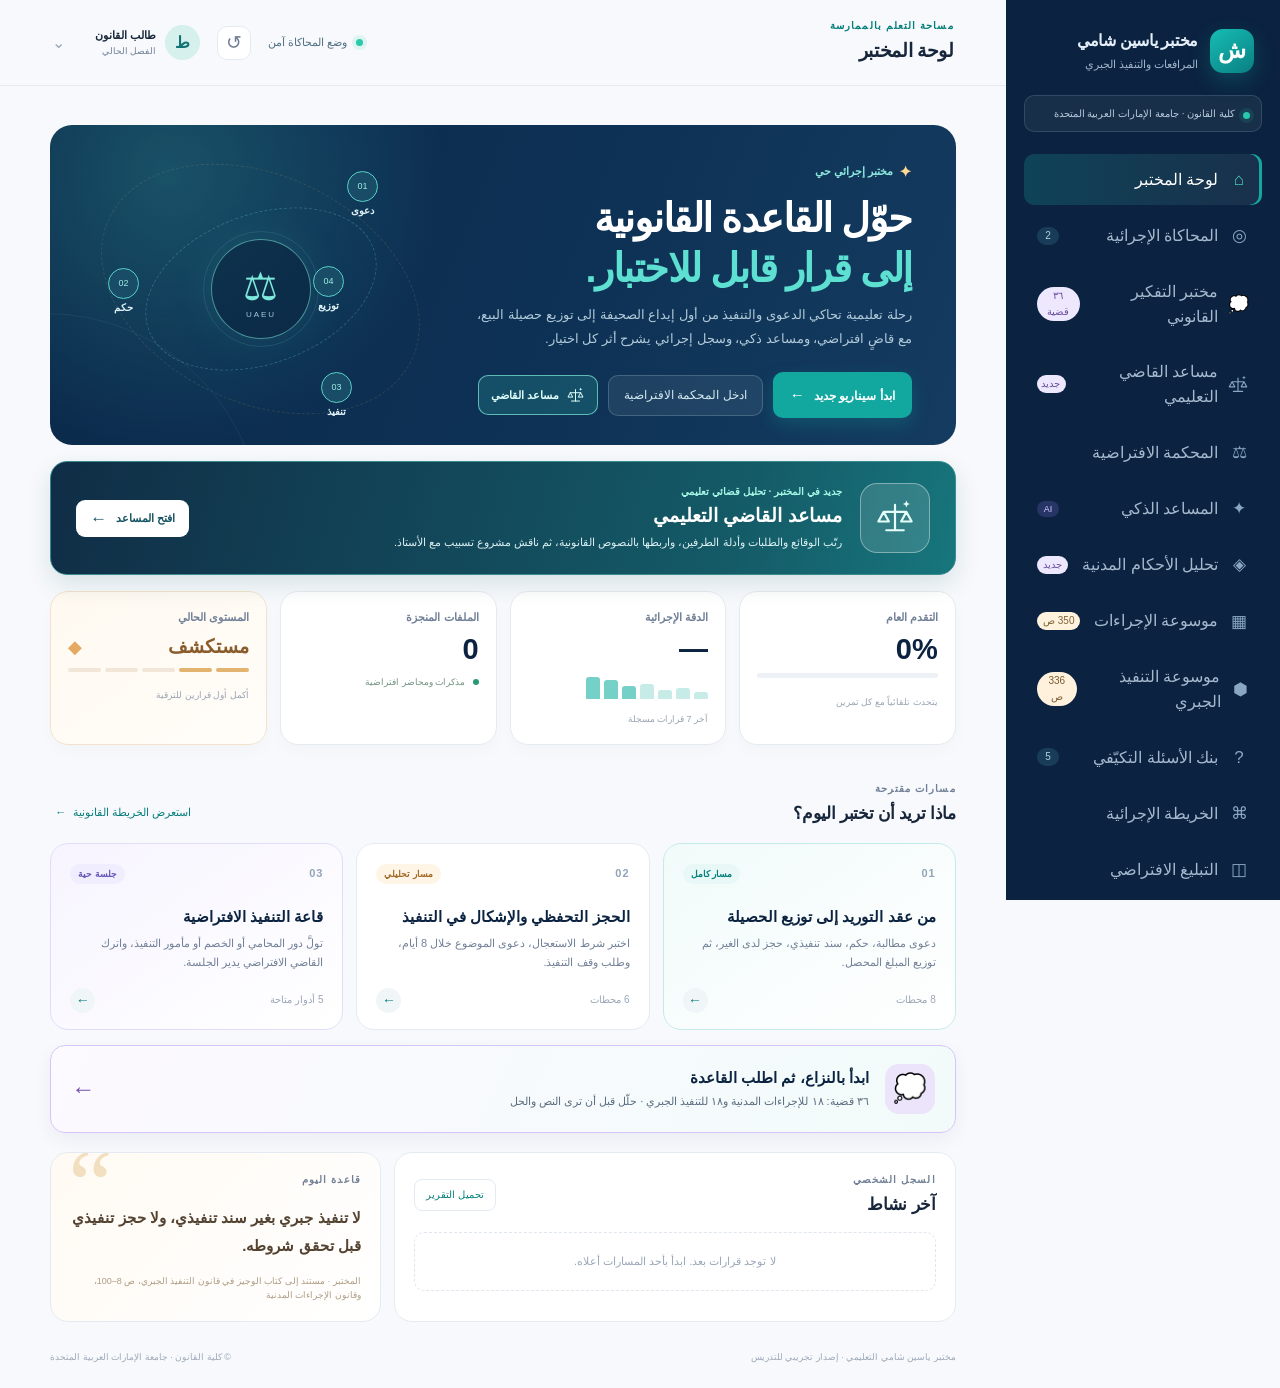
<file: index.html>
<!doctype html>
<html lang="ar" dir="rtl">
  <head>
    <meta charset="utf-8" />
    <meta name="viewport" content="width=device-width, initial-scale=1" />
    <meta name="theme-color" content="#0c2340" />
    <meta
      name="description"
      content="منصة تعليمية تفاعلية للمرافعات والتنفيذ الجبري، منجزة من طرف الدكتور ياسين شامي، كلية القانون، جامعة الإمارات العربية المتحدة."
    />
    <title>مختبر ياسين شامي | المرافعات والتنفيذ الجبري</title>
    <link rel="stylesheet" href="styles.css?v=20261012-judgeicon1" />
    <script defer src="book-data.js?v=20261012-judgeass1"></script>
    <script defer src="book-corpus-1.js?v=20261012-judgeass1"></script>
    <script defer src="book-corpus-2.js?v=20261012-judgeass1"></script>
    <script defer src="book-corpus-3.js?v=20261012-judgeass1"></script>
    <script defer src="book-corpus-4.js?v=20261012-judgeass1"></script>
    <script defer src="book-corpus-5.js?v=20261012-judgeass1"></script>
    <script defer src="book-corpus-6.js?v=20261012-judgeass1"></script>
    <script defer src="book-corpus-7.js?v=20261012-judgeass1"></script>
    <script defer src="book-corpus-8.js?v=20261012-judgeass1"></script>
    <script defer src="enforcement-data.js?v=20261012-judgeass1"></script>
    <script defer src="enforcement-corpus-1.js?v=20261012-judgeass1"></script>
    <script defer src="enforcement-corpus-2.js?v=20261012-judgeass1"></script>
    <script defer src="civil-law-data.js?v=20261012-judgeass1"></script>
    <script defer src="thinking-data.js?v=20261012-judgeass1"></script>
    <script defer src="thinking-cases-expanded.js?v=20261012-judgeass1"></script>
    <script defer src="judge-assistant.js?v=20261012-judgeass1"></script>
    <script defer src="app.js?v=20261012-judgeicon1"></script>
  </head>
  <body>
    <svg class="judge-icon-defs" aria-hidden="true" xmlns="http://www.w3.org/2000/svg">
      <symbol id="judgeInsightIcon" viewBox="0 0 48 48">
        <path d="M24 9v29m-10 0h20M12 17h24M11 17 5 28h12l-6-11Zm26 0-6 11h12l-6-11Z" fill="none" stroke="currentColor" stroke-width="2.5" stroke-linecap="round" stroke-linejoin="round" />
        <path d="m37 4 1.2 2.8L41 8l-2.8 1.2L37 12l-1.2-2.8L33 8l2.8-1.2L37 4Z" fill="currentColor" />
      </symbol>
    </svg>
    <div class="app-shell">
      <aside class="sidebar" id="sidebar">
        <div class="brand-lockup">
          <div class="brand-mark" aria-hidden="true">ش</div>
          <div>
            <div class="brand-name">مختبر ياسين شامي</div>
            <div class="brand-subtitle">المرافعات والتنفيذ الجبري</div>
          </div>
        </div>

        <div class="institution-chip">
          <span class="chip-dot"></span>
          <span>كلية القانون · جامعة الإمارات العربية المتحدة</span>
        </div>

        <nav class="main-nav" aria-label="التنقل الرئيسي">
          <button class="nav-item active" data-view="dashboard">
            <span class="nav-icon">⌂</span>
            <span>لوحة المختبر</span>
          </button>
          <button class="nav-item" data-view="simulator">
            <span class="nav-icon">◎</span>
            <span>المحاكاة الإجرائية</span>
            <span class="nav-badge">2</span>
          </button>
          <button class="nav-item" data-view="thinking">
            <span class="nav-icon" aria-hidden="true">💭</span>
            <span>مختبر التفكير القانوني</span>
            <span class="nav-badge new">٣٦ قضية</span>
          </button>
          <button class="nav-item" data-view="judge-assistant">
            <span class="nav-icon" aria-hidden="true"><svg class="judge-icon"><use href="#judgeInsightIcon" /></svg></span>
            <span>مساعد القاضي التعليمي</span>
            <span class="nav-badge new">جديد</span>
          </button>
          <button class="nav-item" data-view="court">
            <span class="nav-icon">⚖</span>
            <span>المحكمة الافتراضية</span>
          </button>
          <button class="nav-item" data-view="ai">
            <span class="nav-icon">✦</span>
            <span>المساعد الذكي</span>
            <span class="nav-badge accent">AI</span>
          </button>
          <button class="nav-item" data-view="judgment">
            <span class="nav-icon">◈</span>
            <span>تحليل الأحكام المدنية</span>
            <span class="nav-badge new">جديد</span>
          </button>
          <button class="nav-item" data-view="book">
            <span class="nav-icon">▦</span>
            <span>موسوعة الإجراءات</span>
            <span class="nav-badge book-count">350 ص</span>
          </button>
          <button class="nav-item" data-view="enforcement-book">
            <span class="nav-icon">⬢</span>
            <span>موسوعة التنفيذ الجبري</span>
            <span class="nav-badge enforcement-count">336 ص</span>
          </button>
          <button class="nav-item" data-view="quiz">
            <span class="nav-icon">?</span>
            <span>بنك الأسئلة التكيّفي</span>
            <span class="nav-badge">5</span>
          </button>
          <button class="nav-item" data-view="map">
            <span class="nav-icon">⌘</span>
            <span>الخريطة الإجرائية</span>
          </button>
          <button class="nav-item" data-view="notice">
            <span class="nav-icon">◫</span>
            <span>التبليغ الافتراضي</span>
          </button>
          <button class="nav-item" data-view="execution">
            <span class="nav-icon">↗</span>
            <span>غرفة التنفيذ</span>
          </button>
          <button class="nav-item" data-view="sources">
            <span class="nav-icon">▤</span>
            <span>المصادر القانونية</span>
            <span class="nav-badge legal-law-count">49 م</span>
          </button>
        </nav>

        <div class="sidebar-footer">
          <div class="author-card">
            <div class="author-avatar">YS</div>
            <div>
              <strong>د. ياسين شامي</strong>
              <small>مشرف المختبر · UAEU</small>
            </div>
          </div>
          <div class="privacy-note">
            <span>◉</span>
            تقدّمك محفوظ على هذا الجهاز فقط
          </div>
        </div>
      </aside>

      <main class="main-content">
        <header class="topbar">
          <div class="topbar-leading">
            <button class="mobile-menu" id="mobileMenu" aria-label="فتح القائمة">☰</button>
            <div>
              <p class="eyebrow">مساحة التعلم بالممارسة</p>
              <h1 id="viewTitle">لوحة المختبر</h1>
            </div>
          </div>
          <div class="topbar-actions">
            <div class="live-status"><span></span> وضع المحاكاة آمن</div>
            <button class="icon-button" id="resetProgress" title="إعادة ضبط التقدم" aria-label="إعادة ضبط التقدم">↺</button>
            <div class="user-pill">
              <div class="user-avatar">ط</div>
              <div>
                <strong>طالب القانون</strong>
                <small>الفصل الحالي</small>
              </div>
              <span class="chevron">⌄</span>
            </div>
          </div>
        </header>

        <div class="content-wrap">
          <section class="view active" id="view-dashboard" data-title="لوحة المختبر">
            <div class="hero-panel">
              <div class="hero-copy">
                <div class="hero-kicker"><span class="sparkle">✦</span> مختبر إجرائي حي</div>
                <h2>حوّل القاعدة القانونية<br /><em>إلى قرار قابل للاختبار.</em></h2>
                <p>
                  رحلة تعليمية تحاكي الدعوى والتنفيذ من أول إيداع الصحيفة إلى توزيع حصيلة البيع، مع قاضٍ افتراضي، ومساعد ذكي، وسجل إجرائي يشرح أثر كل اختيار.
                </p>
                <div class="hero-actions">
                  <button class="primary-button" data-view="simulator">ابدأ سيناريو جديد <span>←</span></button>
                  <button class="ghost-button" data-view="court">ادخل المحكمة الافتراضية</button>
                  <button class="judge-hero-shortcut" type="button" data-view="judge-assistant"><svg class="judge-icon" aria-hidden="true"><use href="#judgeInsightIcon" /></svg> مساعد القاضي</button>
                </div>
              </div>
              <div class="hero-visual" aria-label="مخطط الرحلة الإجرائية">
                <div class="orbit orbit-one"></div>
                <div class="orbit orbit-two"></div>
                <div class="court-seal">⚖<small>UAEU</small></div>
                <div class="orbit-node node-one"><span>01</span><b>دعوى</b></div>
                <div class="orbit-node node-two"><span>02</span><b>حكم</b></div>
                <div class="orbit-node node-three"><span>03</span><b>تنفيذ</b></div>
                <div class="orbit-node node-four"><span>04</span><b>توزيع</b></div>
              </div>
            </div>

            <button type="button" class="judge-launch-card" data-view="judge-assistant" aria-label="افتح مساعد القاضي التعليمي لتحليل قضية افتراضية">
              <span class="judge-launch-icon" aria-hidden="true"><svg class="judge-icon"><use href="#judgeInsightIcon" /></svg></span>
              <span class="judge-launch-copy"><span class="judge-launch-eyebrow">جديد في المختبر · تحليل قضائي تعليمي</span><strong>مساعد القاضي التعليمي</strong><small>رتّب الوقائع والطلبات وأدلة الطرفين، واربطها بالنصوص القانونية، ثم ناقش مشروع تسبيب مع الأستاذ.</small></span>
              <span class="judge-launch-cta">افتح المساعد <span aria-hidden="true">←</span></span>
            </button>

            <div class="metric-grid">
              <article class="metric-card">
                <div class="metric-label">التقدم العام</div>
                <div class="metric-value" id="metricProgress">0%</div>
                <div class="progress-track"><span id="metricProgressBar" style="width: 0%"></span></div>
                <small>يتحدث تلقائياً مع كل تمرين</small>
              </article>
              <article class="metric-card">
                <div class="metric-label">الدقة الإجرائية</div>
                <div class="metric-value"><span id="metricAccuracy">—</span><small id="metricAccuracySuffix"></small></div>
                <div class="metric-spark"><i style="height: 28%"></i><i style="height: 44%"></i><i style="height: 38%"></i><i style="height: 62%"></i><i style="height: 54%"></i><i style="height: 76%"></i><i style="height: 88%"></i></div>
                <small>آخر 7 قرارات مسجلة</small>
              </article>
              <article class="metric-card">
                <div class="metric-label">الملفات المنجزة</div>
                <div class="metric-value" id="metricFiles">0</div>
                <div class="metric-inline"><span class="success-dot"></span> مذكرات ومحاضر افتراضية</div>
              </article>
              <article class="metric-card accent-card">
                <div class="metric-label">المستوى الحالي</div>
                <div class="metric-level"><span id="metricLevel">مستكشف</span><span class="level-icon">◆</span></div>
                <div class="level-steps"><span class="filled"></span><span class="filled"></span><span></span><span></span><span></span></div>
                <small id="metricLevelNote">أكمل أول قرارين للترقية</small>
              </article>
            </div>

            <div class="section-heading-row">
              <div>
                <p class="eyebrow">مسارات مقترحة</p>
                <h3>ماذا تريد أن تختبر اليوم؟</h3>
              </div>
              <button class="text-button" data-view="sources">استعرض الخريطة القانونية <span>←</span></button>
            </div>

            <div class="path-grid">
              <article class="path-card primary-path" data-view="simulator" data-scenario="claim">
                <div class="path-topline"><span class="path-number">01</span><span class="tag teal">مسار كامل</span></div>
                <h4>من عقد التوريد إلى توزيع الحصيلة</h4>
                <p>دعوى مطالبة، حكم، سند تنفيذي، حجز لدى الغير، ثم توزيع المبلغ المحصل.</p>
                <div class="path-footer"><span>8 محطات</span><span class="arrow-circle">←</span></div>
              </article>
              <article class="path-card" data-view="simulator" data-scenario="provisional">
                <div class="path-topline"><span class="path-number">02</span><span class="tag sand">مسار تحليلي</span></div>
                <h4>الحجز التحفظي والإشكال في التنفيذ</h4>
                <p>اختبر شرط الاستعجال، دعوى الموضوع خلال 8 أيام، وطلب وقف التنفيذ.</p>
                <div class="path-footer"><span>6 محطات</span><span class="arrow-circle">←</span></div>
              </article>
              <article class="path-card special-path" data-view="court">
                <div class="path-topline"><span class="path-number">03</span><span class="tag violet">جلسة حية</span></div>
                <h4>قاعة التنفيذ الافتراضية</h4>
                <p>تولَّ دور المحامي أو الخصم أو مأمور التنفيذ، واترك القاضي الافتراضي يدير الجلسة.</p>
                <div class="path-footer"><span>5 أدوار متاحة</span><span class="arrow-circle">←</span></div>
              </article>
            </div>
            <button type="button" class="thinking-promo" data-view="thinking"><span class="thinking-promo-icon" aria-hidden="true">💭</span><span><strong>ابدأ بالنزاع، ثم اطلب القاعدة</strong><small>٣٦ قضية: ١٨ للإجراءات المدنية و١٨ للتنفيذ الجبري · حلّل قبل أن ترى النص والحل</small></span><span class="thinking-promo-arrow" aria-hidden="true">←</span></button>

            <div class="bottom-dashboard-grid">
              <article class="activity-card">
                <div class="card-heading"><div><p class="eyebrow">السجل الشخصي</p><h3>آخر نشاط</h3></div><button class="small-button" id="downloadReport">تحميل التقرير</button></div>
                <div id="activityList" class="activity-list"><div class="empty-state">لا توجد قرارات بعد. ابدأ بأحد المسارات أعلاه.</div></div>
              </article>
              <article class="principle-card">
                <div class="principle-icon">“</div>
                <p class="eyebrow">قاعدة اليوم</p>
                <blockquote>لا تنفيذ جبري بغير سند تنفيذي، ولا حجز تنفيذي قبل تحقق شروطه.</blockquote>
                <div class="source-line">المختبر · مستند إلى كتاب الوجيز في قانون التنفيذ الجبري، ص 8–100، وقانون الإجراءات المدنية</div>
              </article>
            </div>
          </section>

          <section class="view" id="view-simulator" data-title="المحاكاة الإجرائية">
            <div class="page-intro">
              <div><p class="eyebrow">اتخذ القرار · راقب الأثر</p><h2>المحاكاة الإجرائية</h2><p>كل محطة تختبر قاعدة من الكتابين والقانون. القرار السليم يفتح المحطة التالية ويضيف إلى ملفك الإجرائي.</p></div>
              <div class="session-score"><span>رصيد الجلسة</span><strong id="simScore">0</strong><small>نقطة</small></div>
            </div>
            <div class="scenario-switcher" id="scenarioSwitcher">
              <button class="scenario-tab active" data-scenario="claim"><span>01</span><div><strong>مسار الدعوى إلى التوزيع</strong><small>مطالبة تجارية · حجز لدى الغير</small></div><b>↗</b></button>
              <button class="scenario-tab" data-scenario="provisional"><span>02</span><div><strong>الحجز التحفظي والإشكال</strong><small>استعجال · 8 أيام · وقف التنفيذ</small></div><b>↗</b></button>
            </div>
            <div class="simulator-layout">
              <article class="simulation-card">
                <div class="simulation-head"><div><span class="mini-label" id="simCaseLabel">ملف رقم UAEU–001</span><h3 id="simCaseTitle">من عقد التوريد إلى توزيع الحصيلة</h3></div><span class="status-pill" id="simStatus">المحطة 1 من 8</span></div>
                <div class="stage-track" id="stageTrack"></div>
                <div class="case-facts" id="caseFacts"></div>
                <div class="decision-area">
                  <div class="decision-header"><span class="eyebrow">قرارك الإجرائي</span><span class="decision-counter" id="decisionCounter">اختر إجابة واحدة</span></div>
                  <h4 id="decisionPrompt"></h4>
                  <div class="decision-options" id="decisionOptions"></div>
                  <div class="sim-feedback hidden" id="simFeedback"></div>
                </div>
                <div class="simulation-footer"><button class="ghost-button" id="simPrev">← المحطة السابقة</button><button class="primary-button" id="simNext" disabled>المحطة التالية →</button></div>
              </article>
              <aside class="simulation-aside">
                <div class="aside-card procedural-ledger"><div class="card-heading"><div><p class="eyebrow">السجل الحي</p><h3>أثر القرار</h3></div><span class="ledger-light"></span></div><div id="ledgerList" class="ledger-list"><div class="empty-state compact">ستظهر هنا آثار قراراتك.</div></div></div>
                <div class="aside-card source-callout"><div class="source-icon">§</div><div><p class="eyebrow">مرجع المحطة</p><h4 id="simSourceTitle">المادة 44 من قانون الإجراءات المدنية</h4><p id="simSourceText">بيانات صحيفة الدعوى واختصاص المحكمة.</p></div><button data-view="sources" class="link-button">افتح المصدر</button></div>
                <div class="aside-card hint-card"><span class="hint-icon">✦</span><div><strong>تلميح تعليمي</strong><p id="simHint">اقرأ السؤال قبل اختيار نوع الإجراء؛ بعض الآثار لا يمكن تداركها لاحقاً.</p></div></div>
              </aside>
            </div>
          </section>

          <section class="view thinking-view" id="view-thinking" data-title="مختبر التفكير القانوني">
            <div class="thinking-intro"><span class="thinking-intro-icon" aria-hidden="true">💭</span><div><p class="eyebrow">من النزاع إلى الأداة القانونية</p><h2>مختبر التفكير القانوني</h2><p>اقرأ الواقعة أولاً. حدد السؤال والوقائع المؤثرة، ثم اختر النصوص التي تحتاجها وابنِ حجة كل طرف قبل أن تكشف المراجعة.</p></div></div>
            <div class="thinking-catalog-controls">
              <div id="thinkingTrackFilters" class="thinking-track-filters" role="group" aria-label="اختر المقرر"></div>
              <label class="thinking-search-label" for="thinkingCaseSearch">ابحث عن قضية<input id="thinkingCaseSearch" type="search" placeholder="مثلاً: الإعلان أو المزاد" autocomplete="off" /></label>
              <label class="thinking-unit-label" for="thinkingUnitSelect">باب الدرس<select id="thinkingUnitSelect" aria-label="تصفية حسب باب الدرس"></select></label>
              <span class="thinking-results-count" id="thinkingResultsCount" role="status"></span>
            </div>
            <div class="thinking-case-tabs" id="thinkingCaseTabs" role="group" aria-label="اختر واقعة تدريبية"></div>
            <div class="thinking-progress" id="thinkingProgress" aria-label="مراحل التفكير"></div>
            <article class="thinking-case-card"><div class="thinking-case-top"><div><span class="thinking-case-label" id="thinkingCaseLabel"></span><h3 id="thinkingCaseTitle"></h3></div><span class="thinking-case-level" id="thinkingCaseLevel"></span></div><div class="thinking-story" id="thinkingStory"></div><p class="thinking-question" id="thinkingQuestion"></p></article>
            <div class="thinking-workspace" id="thinkingWorkspace" aria-live="polite"></div>
            <p class="thinking-footnote">نشاط تدريبي: تظل حجج الطالب وتقديرها النهائي محل مناقشة الأستاذ. النصوص المعروضة مأخوذة من المواد المرفقة داخل المنصة، ويُتاح رابط المصدر الرسمي للتحقق من التحديثات.</p>
          </section>

          <section class="view judge-assistant-view" id="view-judge-assistant" data-title="مساعد القاضي التعليمي">
            <header class="judge-hero"><div><p class="eyebrow">من ملف النزاع إلى مشروع التسبيب</p><h2>مساعد القاضي التعليمي</h2><p>افحص الوقائع والطلبات والدفاع والأدلة، اختر النصوص المناسبة، ثم اكتب وجه انطباقها. تتكون مسودة معلّلة قابلة للمناقشة مع الأستاذ.</p><span class="judge-hero-caveat">نموذج تعليمي محلي · لا يصدر حكماً · لا يتحقق آلياً من الوقائع أو الأحكام</span></div><span class="judge-hero-icon" aria-hidden="true">⚖</span></header>
            <nav class="judge-stage-bar" aria-label="خطوات الدراسة"><span>١ · ملف النزاع</span><span>٢ · النصوص القانونية</span><span>٣ · الأحكام المنشورة</span><span>٤ · مشروع التسبيب</span><span>٥ · مراجعة بشرية</span></nav>
            <div class="judge-layout">
              <div class="judge-main-column">
                <section class="judge-panel"><div class="judge-panel-head"><span>01</span><div><h3>ملف القضية</h3><p>ابدأ بمثال تعليمي أو اكتب قضية افتراضية من المقرر.</p></div></div>
                  <div class="judge-presets" id="judgePresets" role="group" aria-label="أمثلة قضايا افتراضية"></div>
                  <div class="judge-form-grid"><label>نوع المسار<select id="judgeTrack"><option value="procedure">الإجراءات المدنية</option><option value="enforcement">التنفيذ الجبري</option></select></label><label>عنوان الملف<input id="judgeTitle" maxlength="100" placeholder="مثال: إعلان شركة على بريد قديم" /></label></div>
                  <label class="judge-field">الوقائع الثابتة أو محل النزاع<textarea id="judgeFacts" maxlength="3500" placeholder="من فعل ماذا؟ ومتى؟ وما الذي لا يزال محل نزاع؟"></textarea></label>
                  <div class="judge-form-grid"><label>طلب الطرف الأول<textarea id="judgeClaim" maxlength="1600" placeholder="الطلب وأساسه الواقعي"></textarea></label><label>رد الطرف الثاني<textarea id="judgeDefense" maxlength="1600" placeholder="الدفع أو المنازعة في الوقائع"></textarea></label><label>مستندات تؤيد الطرف الأول<textarea id="judgeClaimEvidence" maxlength="1200" placeholder="حدّد المستند لا الاستنتاج"></textarea></label><label>مستندات تؤيد الطرف الثاني<textarea id="judgeDefenseEvidence" maxlength="1200" placeholder="حدّد مستند النفي أو الاعتراض"></textarea></label></div>
                  <div class="judge-form-actions"><button id="judgeAnalyze" class="primary-button" type="button">حلّل الملف وابحث عن النصوص ←</button><button id="judgeClear" class="ghost-button" type="button">ابدأ ملفاً جديداً</button></div><p class="judge-inline-message" id="judgeMessage" role="status"></p>
                </section>
                <section class="judge-panel" id="judgeLawPanel"><div class="judge-panel-head"><span>02</span><div><h3>النصوص المناسبة</h3><p>ترشيح بحثي من المواد المرفقة. اختيار النص لا يثبت انطباقه: اقرأه واكتب صلته بالواقعة.</p></div></div><div id="judgeLawResults" class="judge-law-results"></div><div class="judge-manual-law"><label for="judgeArticleNumber">رقم مادة أخرى من السجل</label><input id="judgeArticleNumber" inputmode="numeric" type="number" min="1" max="338" placeholder="مثلاً ٢٣٩" /><button id="judgeAddArticle" type="button" class="ghost-button">أضف المادة</button></div><label class="judge-field">وجه انطباق النص المختار على وقائع الملف<textarea id="judgeApplication" maxlength="2000" placeholder="اذكر المادة والواقعة المؤثرة، وبيّن الاحتمال المقابل إذا لم تثبت الواقعة."></textarea></label></section>
                <section class="judge-panel"><div class="judge-panel-head"><span>03</span><div><h3>تقصّي الأحكام المنشورة</h3><p>ابحث في الموقع الرسمي بنفسك. سجّل رقم الحكم وملاحظة بحثية من صياغتك بعد الاطلاع على الأصل.</p></div></div><a class="judge-official-link" href="https://www.adjd.gov.ae/sites/eservices/ar/pages/judgments.aspx" target="_blank" rel="noopener noreferrer">افتح بوابة نشر الأحكام بدائرة القضاء ـ أبوظبي ↗</a><div class="judge-form-grid"><label>رقم الحكم أو الطعن والسنة<input id="judgePrecedentRef" maxlength="100" placeholder="اكتب المرجع إذا تحققت منه في البوابة" /></label><label>رابط الحكم الرسمي، إن توفر<input id="judgePrecedentUrl" type="url" maxlength="450" placeholder="https://www.adjd.gov.ae/..." /></label></div><label class="judge-field">ملاحظة بحثية بصياغتك، دون نسخ الحكم<textarea id="judgePrecedentNote" maxlength="350" placeholder="لماذا يشبه هذا الحكم الواقعة؟ وما الفرق المهم؟"></textarea></label><p class="judge-source-explainer">المرجع المسجّل من الطالب لا يعني تحقق المنصة من وجود الحكم أو صحة نسبته أو انطباقه. لا تُدرج نص الحكم الكامل؛ اطلع عليه في بوابته الأصلية.</p></section>
              </div>
              <aside class="judge-side-column"><section class="judge-panel judge-draft-panel"><div class="judge-panel-head"><span>04</span><div><h3>مشروع تسبيب قابل للمراجعة</h3><p>اختر احتمالاً واذكر سببك. تُظهر المسودة ما يثبت وما يحتاج إلى تحقق.</p></div></div><label class="judge-field">النتيجة التي يرجحها الطالب<select id="judgeOutcome"><option value="review">يلزم استكمال الوقائع أو الدليل</option><option value="accept">قد يقبل الطلب إذا ثبتت شروطه</option><option value="reject">قد يرفض الطلب إذا لم تثبت شروطه</option></select></label><label class="judge-field">تعليل الترجيح والرد على أقوى دفع<textarea id="judgeReason" maxlength="1800" placeholder="لماذا؟ ما الدليل الحاسم؟ وكيف تجيب عن الخصم؟"></textarea></label><button type="button" id="judgeGenerate" class="primary-button full-width">أنشئ مشروع التسبيب</button><div id="judgeDraft" class="judge-draft-content" aria-live="polite"><div class="judge-empty">ابدأ بملف افتراضي ثم اختر مادة واكتب وجه انطباقها. ستظهر المسودة هنا مع أوجه النقص ومراجعها.</div></div><button type="button" id="judgeDownload" class="ghost-button judge-download" hidden>حمّل المشروع للمناقشة مع الأستاذ</button></section>
                <section class="judge-panel judge-human-panel"><div class="judge-panel-head"><span>05</span><div><h3>مراجعة بشرية</h3><p>مساحة لتعليق الأستاذ أو الطالب؛ لا تثبت صفة المراجع.</p></div></div><label class="judge-field">ما الذي يحتاج إلى تصحيح أو تحقق؟<textarea id="judgeReview" maxlength="1600" placeholder="مثال: راجع نص المادة في نسخته النافذة، أو تحقّق من تاريخ الإعلان."></textarea></label><p class="judge-source-explainer">تُحفظ المدخلات التدريبية على جهازك فقط. استعمل أسماء افتراضية ولا تدرج بيانات قضية حقيقية.</p></section></aside>
            </div>
          </section>

          <section class="view" id="view-court" data-title="المحكمة الافتراضية">
            <div class="page-intro court-intro"><div><p class="eyebrow">جلسة محاكاة · لا أثر قانوني حقيقي</p><h2>المحكمة الافتراضية</h2><p>تدرب على المرافعة في منازعة تنفيذية، مع توزيع أدوار ديناميكي وقاضٍ افتراضي يطلب المستندات ويعلّل قراره.</p></div><div class="court-clock"><span class="live-dot"></span><strong>الجلسة مفتوحة</strong><small id="courtTurnLabel">الدور: القاضي الافتراضي</small></div></div>
            <div class="court-layout">
              <article class="court-room-card">
                <div class="court-room-header"><div class="room-title"><span class="room-seal">⚖</span><div><span class="mini-label">قاعة التنفيذ رقم 03</span><h3>منازعة مؤقتة في حجز لدى الغير</h3></div></div><span class="room-status">تسجيل الجلسة ON</span></div>
                <div class="hearing-stage"><div class="judge-desk"><div class="judge-avatar">ق</div><strong>القاضي الافتراضي</strong><small>رئيس الدائرة</small></div><div class="hearing-table"><div class="role-seat lawyer-seat"><span>مح</span><strong>المحامي</strong><small>طالب التنفيذ</small></div><div class="role-seat opponent-seat"><span>خص</span><strong>الخصم</strong><small>المنفذ ضده</small></div><div class="role-seat officer-seat"><span>من</span><strong>المُنفّذ</strong><small>مأمور التنفيذ</small></div></div></div>
                <div class="transcript" id="courtTranscript"></div>
                <div class="court-controls"><label for="courtAction">اختر مداخلتك في الجلسة</label><div class="control-row"><select id="courtAction"><option value="claim">أقدم طلب قيد الحجز وتقرير الغير</option><option value="defense">أدفع ببطلان التبليغ وعدم العلم</option><option value="objection">أطلب وقف التنفيذ مؤقتاً</option><option value="officer">أعرض محضر الحجز والتبليغ</option><option value="judge">أطلب من القاضي تحديد الأجل التالي</option></select><button class="primary-button" id="courtSpeak">تحدث في الجلسة <span>↗</span></button></div><div class="court-tip">سيحلل القاضي الافتراضي مداخلتك ويستند إلى المادة الأقرب في سجل الجلسة.</div></div>
              </article>
              <aside class="court-aside"><div class="roles-card"><div class="card-heading"><div><p class="eyebrow">التحكم في الأدوار</p><h3>من يمثّلك؟</h3></div><span class="role-count">5 أدوار</span></div><div class="role-picker" id="rolePicker"><button class="role-choice active" data-role="student"><span class="role-avatar student">ط</span><div><strong>الطالب / المحامي</strong><small>تقديم الطلبات والدفوع</small></div><i>✓</i></button><button class="role-choice" data-role="judge"><span class="role-avatar judge">ق</span><div><strong>القاضي الافتراضي</strong><small>إدارة الجلسة والتعليل</small></div><i>✓</i></button><button class="role-choice" data-role="opponent"><span class="role-avatar opponent">خ</span><div><strong>الخصم الافتراضي</strong><small>إثارة الدفوع والمنازعة</small></div><i>✓</i></button><button class="role-choice" data-role="officer"><span class="role-avatar officer">م</span><div><strong>المُنفّذ الافتراضي</strong><small>تنفيذ الإجراءات المادية</small></div><i>✓</i></button><button class="role-choice" data-role="notice"><span class="role-avatar notice">ت</span><div><strong>موظف التبليغ</strong><small>إنشاء أثر التبليغ</small></div><i>✓</i></button></div></div><div class="court-rule-card"><span class="rule-number">01</span><div><p class="eyebrow">قاعدة الجلسة</p><strong id="courtRuleTitle">الاختصاص بقاضي التنفيذ في منازعات التنفيذ الوقتية.</strong><small id="courtRuleSource">قانون الإجراءات المدنية · المادة 239</small></div></div></aside>
            </div>
          </section>

          <section class="view" id="view-ai" data-title="المساعد الذكي">
            <div class="page-intro ai-intro"><div><p class="eyebrow">Draft · Analyze · Improve</p><h2>المساعد الذكي للصياغة</h2><p>مدرب إجرائي يراجع بنية الصحيفة أو الطلب ويقترح أسئلة تحقق، مع إظهار أساس الملاحظة للطالب والأستاذ.</p></div><div class="ai-orb"><span>✦</span><small>AI<br />COACH</small></div></div>
            <div class="ai-layout"><article class="ai-workbench"><div class="workbench-tabs"><button class="workbench-tab active" data-doc-type="claim">صحيفة دعوى</button><button class="workbench-tab" data-doc-type="execution">طلب تنفيذ</button><button class="workbench-tab" data-doc-type="objection">اعتراض / إشكال</button><button class="workbench-tab" data-doc-type="notice">محضر تبليغ</button></div><div class="editor-toolbar"><span>المحرر التدريبي</span><div><button title="تنسيق">B</button><button title="قائمة">☷</button><button title="إضافة مرجع">§</button></div></div><textarea id="aiDraft" placeholder="ابدأ بكتابة مسودة إجرائية...\n\nمثال: تتقدم الشركة المدعية بصحيفة دعوى للمطالبة بقيمة التوريد..."></textarea><div class="editor-footer"><span><i class="save-dot"></i> مسودة محفوظة محلياً</span><span id="draftCount">0 كلمة</span><button class="primary-button" id="analyzeDraft">حلّل المسودة <span>✦</span></button></div></article><aside class="ai-feedback-panel"><div class="feedback-header"><div><p class="eyebrow">مراجعة فورية</p><h3>لوحة المدرب</h3></div><span class="ai-badge">AI</span></div><div id="aiResponse" class="ai-response"><div class="ai-welcome"><div class="welcome-icon">✦</div><h4>جاهز لمراجعة مسودتك</h4><p>سيبحث المساعد عن الاختصاص، الأطراف، الطلبات، المواعيد، والسند القانوني. اكتب أي مسودة ثم اضغط «حلّل».</p><div class="ai-scope"><span>اختصاص</span><span>طلبات</span><span>مواعيد</span><span>سند</span></div></div></div><div class="supervision-bar"><span class="shield">⬢</span><div><strong>إشراف الأستاذ</strong><small>الملاحظات تدريبية ولا تستبدل مراجعة عضو هيئة التدريس.</small></div><label class="switch"><input type="checkbox" id="teacherMode" checked /><span></span></label></div></aside></div><div class="ai-prompts"><p class="eyebrow">أسئلة ذكية سريعة</p><button class="prompt-chip" data-prompt="راجع لي عناصر صحيفة الدعوى واكشف البيانات الناقصة">ما البيانات الناقصة؟</button><button class="prompt-chip" data-prompt="ما المحكمة المختصة في هذا السيناريو؟">اختبر الاختصاص</button><button class="prompt-chip" data-prompt="اقترح سنداً قانونياً للحجز لدى الغير ومواعيده">اقترح السند والمواعيد</button><button class="prompt-chip" data-prompt="افحص خطر البطلان في التبليغ">افحص خطر البطلان</button></div></section>

          <section class="view" id="view-judgment" data-title="تحليل الأحكام المدنية">
            <div class="page-intro judgment-intro">
              <div><p class="eyebrow">اقرأ · استخرج · علّق</p><h2>محلّل الأحكام المدنية</h2><p>ضع نص الحكم أو القرار المدني، وسيحوّله المختبر إلى مسودة زمنية ثم إلى تعليق قانوني منظم: الوقائع، الإجراءات، الإشكال، المنطوق، التحليل، والتقييم.</p></div>
              <div class="judgment-method-badge"><span>◈</span><div><strong>منهجية التعليق على قرار</strong><small>مرحلة المسودة ← التحليل والتعليق</small></div></div>
            </div>
            <div class="judgment-method-strip">
              <div class="judgment-step active"><span>01</span><div><strong>قراءة ومسودة</strong><small>قراءة متكررة ثم الوقائع والأطراف</small></div></div>
              <div class="judgment-step"><span>02</span><div><strong>الإشكال والمنطوق</strong><small>السؤال القانوني والحل القضائي</small></div></div>
              <div class="judgment-step"><span>03</span><div><strong>التعليق</strong><small>مقدمة وعرض وخاتمة وتقييم</small></div></div>
            </div>
            <div class="judgment-layout">
              <article class="judgment-input-card">
                <div class="card-heading"><div><p class="eyebrow">الخطوة الأولى</p><h3>أدخل الحكم القضائي</h3></div><button class="small-button" id="loadJudgmentExample">جرّب مثالاً</button></div>
                <label class="judgment-label">عنوان أو رقم الحكم <input id="judgmentTitle" type="text" placeholder="مثال: حكم مسؤولية حارس الشيء" /></label>
                <label class="judgment-file-drop" for="judgmentFile"><input id="judgmentFile" type="file" accept=".pdf,.txt,.md,.html,text/plain,application/pdf" /><span class="judgment-file-icon">↥</span><span><strong>أرفق الحكم أو القرار</strong><small>PDF أو ملف نصي — أو الصق النص مباشرة أدناه</small></span><b>اختيار ملف</b></label>
                <div class="judgment-file-name" id="judgmentFileName">لم يرفق ملف بعد · النص يبقى على هذا الجهاز</div>
                <label class="judgment-label judgment-text-label"><span>نص الحكم / القرار <small id="judgmentCharCount">0 كلمة</small></span><textarea id="judgmentText" placeholder="الصق هنا نص الحكم، ويفضل أن يتضمن الوقائع والحيثيات والمنطوق.\n\nيمكنك استعمال حكم مجهول البيانات لأغراض التدريب."></textarea></label>
                <div class="judgment-source-note"><span>§</span><div><strong>منهجية التحليل المفعّلة</strong><p>استخراج ظروف القضية والمسار القضائي، صياغة الإشكال من الادعاءات والمنطوق، ثم بناء مقدمة وعرض موضوعي وشخصي وخاتمة.</p></div></div>
                <button class="primary-button full-width" id="analyzeJudgment">حلّل الحكم وفق المنهجية <span>◈</span></button>
              </article>
              <article class="judgment-result-card" id="judgmentResult">
                <div class="judgment-empty"><div class="judgment-empty-icon">◈</div><h3>تقرير التحليل سيظهر هنا</h3><p>ابدأ بإدخال نص الحكم. سيحافظ التقرير على صلته بالحكم نفسه، ولا يحوله إلى بحث نظري منفصل عنه.</p><div class="judgment-empty-list"><span>✓ مسودة الوقائع والإجراءات</span><span>✓ الإشكال القانوني والمنطوق</span><span>✓ تصميم التعليق ومواطن التقييم</span></div></div>
              </article>
            </div>
            <div class="judgment-method-note"><span>✦</span><div><strong>مرجع تربوي ظاهر داخل المنصة</strong><p>بُني هذا المسار على نموذج «التعليق على قرار: منهجية وتطبيق»؛ مع التنبيه إلى القراءة المتكررة، الموضوعية، تتبع الاجتهاد والفقه، والربط الدائم بين القاعدة ووقائع الحكم. الأداة تدريبية ويشرف الأستاذ على المخرج النهائي.</p></div><a href="https://www.josooor.com/pdfs/fourteenth/first/33.pdf" target="_blank" rel="noopener">فتح المرجع ↗</a></div>
          </section>

          <section class="view" id="view-book" data-title="موسوعة الإجراءات المدنية">
            <div class="page-intro book-intro">
              <div><p class="eyebrow">اقرأ · ابحث · طبّق</p><h2>موسوعة الكتاب الإجرائي</h2><p>فهرس تعليمي تفاعلي للمحتوى المرفوع من كتاب «الوجيز في قانون الإجراءات المدنية»، يحوّل كل باب إلى مصدر قابل للاستدعاء داخل المحاكاة والصياغة والمحكمة والاختبارات.</p></div>
              <div class="book-cover-mini"><span>الوجيز</span><strong>في قانون<br />الإجراءات المدنية</strong><small>أ.د. أحمد خليل · 350 صفحة</small></div>
            </div>
            <div class="book-stat-grid">
              <article><span class="book-stat-icon">▤</span><div><strong id="bookPageCount">350</strong><small>صفحة مفهرسة</small></div></article>
              <article><span class="book-stat-icon">◫</span><div><strong id="bookPartCount">8</strong><small>أجزاء مرفوعة</small></div></article>
              <article><span class="book-stat-icon">§</span><div><strong id="bookRuleCount">0</strong><small>قاعدة تدريبية</small></div></article>
              <article><span class="book-stat-icon">↗</span><div><strong id="bookChapterCount">0</strong><small>موضوعاً وفصلاً</small></div></article>
              <article><span class="book-stat-icon">▥</span><div><strong id="bookTextPageCount">0</strong><small>صفحة نصية قابلة للقراءة</small></div></article>
            </div>
            <section class="book-part-section" aria-label="أجزاء كتاب الإجراءات المدنية">
              <div class="book-part-heading"><div><p class="eyebrow">الكتاب كما رُفع</p><h3>تصفّح الأجزاء الثمانية</h3><p>اختر جزءاً لقراءة صفحاته والبحث في نصه المستخرج.</p></div><button type="button" data-book-part="0">جميع الصفحات ←</button></div>
              <div class="book-part-grid" id="bookPartGrid"></div>
            </section>
            <div class="book-search-card">
              <div class="book-search-copy"><p class="eyebrow">محرك المعرفة</p><h3>ابحث في الخريطة والنص الكامل</h3><p>جرّب: «الإعلان»، «البطلان»، «الاستئناف»، «الاختصاص المحلي»، أو «الطلبات العارضة». تظهر لك القاعدة ومقطع الصفحة المرتبط بها.</p></div>
              <div class="book-search-controls"><label class="book-search-input"><span>⌕</span><input id="bookSearch" type="search" placeholder="اكتب كلمة أو مادة أو موضوعاً..." /></label><div class="book-filters" id="bookFilters"><button class="active" data-book-filter="all">الكل</button><button data-book-filter="principle">قواعد</button><button data-book-filter="chapter">الأبواب والفصول</button><button data-book-filter="part">الأجزاء</button><button data-book-filter="text">النص الكامل</button></div></div>
            </div>
            <div class="book-layout"><aside class="book-side-card"><div class="card-heading"><div><p class="eyebrow">مسارات التطبيق</p><h3>أين يعمل الكتاب؟</h3></div><span class="book-side-mark">✦</span></div><div id="bookModuleLinks" class="book-module-links"></div><div class="book-source-note"><strong>المصدر</strong><p id="bookEditionNote">مرجع تعليمي مرفوع داخل المختبر.</p></div></aside><article class="book-results-card"><div class="book-results-head"><div><p class="eyebrow">نتائج الفهرسة</p><h3 id="bookResultsTitle">خريطة الأبواب والفصول</h3></div><span class="status-pill" id="bookResultsCount">0 نتيجة</span></div><div id="bookResults" class="book-results"></div><button type="button" id="bookLoadMore" class="book-load-more hidden">عرض صفحات إضافية</button></article></div>
            <div class="book-application-card"><div><p class="eyebrow" id="bookApplicationEyebrow">قاعدة مرتبطة بالممارسة</p><h3 id="bookApplicationTitle">اختر نتيجة لتظهر طريقة توظيفها</h3><p id="bookApplicationText">ستظهر هنا روابط القاعدة بالمحاكاة، بنك الأسئلة، المساعد الذكي، المحكمة الافتراضية، وتحليل الأحكام.</p><pre id="bookApplicationExcerpt" class="book-application-excerpt hidden"></pre></div><div id="bookApplicationLinks" class="book-application-links"></div></div>
          </section>

          <section class="view enforcement-book-view" id="view-enforcement-book" data-title="موسوعة التنفيذ الجبري">
            <div class="page-intro book-intro enforcement-intro">
              <div><p class="eyebrow">السند · الحجز · الحصيلة · المنازعة</p><h2>موسوعة التنفيذ الجبري</h2><p>قاعدة علمية تفاعلية لكتاب «الوجيز في قانون التنفيذ الجبري»؛ من السند التنفيذي وأشخاص التنفيذ إلى الحجز والبيع والتوزيع ووسائل الإكراه ومنازعات التنفيذ.</p></div>
              <div class="book-cover-mini enforcement-cover"><span>الوجيز</span><strong>في قانون<br />التنفيذ الجبري</strong><small>أ.د. أحمد خليل · 336 صفحة</small></div>
            </div>
            <div class="book-stat-grid enforcement-stat-grid">
              <article><span class="book-stat-icon">▤</span><div><strong id="enforcementPageCount">336</strong><small>صفحة مصدر</small></div></article>
              <article><span class="book-stat-icon">◫</span><div><strong id="enforcementPartCount">7</strong><small>أجزاء مرفوعة</small></div></article>
              <article><span class="book-stat-icon">§</span><div><strong id="enforcementRuleCount">0</strong><small>قاعدة تنفيذية</small></div></article>
              <article><span class="book-stat-icon">↗</span><div><strong id="enforcementChapterCount">0</strong><small>باباً وفصلاً</small></div></article>
              <article><span class="book-stat-icon">▥</span><div><strong id="enforcementTextPageCount">0</strong><small>صفحة نصية</small></div></article>
            </div>
            <div class="book-search-card enforcement-search-card">
              <div class="book-search-copy"><p class="eyebrow">محرك معرفة التنفيذ</p><h3>ابحث في السند والحجز والمنازعة</h3><p>جرّب: «الصورة التنفيذية»، «الحجز التحفظي»، «التقرير بما في الذمة»، «التوزيع»، أو «الإشكال الوقتي».</p></div>
              <div class="book-search-controls"><label class="book-search-input"><span>⌕</span><input id="enforcementSearch" type="search" placeholder="اكتب إجراءً أو ميعاداً أو نوع منازعة..." /></label><div class="book-filters" id="enforcementFilters"><button class="active" data-enforcement-filter="all">الكل</button><button data-enforcement-filter="principle">قواعد</button><button data-enforcement-filter="chapter">الأبواب والفصول</button><button data-enforcement-filter="part">الأجزاء</button><button data-enforcement-filter="text">النص الكامل</button></div></div>
            </div>
            <div class="book-layout enforcement-book-layout">
              <aside class="book-side-card enforcement-side-card"><div class="card-heading"><div><p class="eyebrow">مسارات التنفيذ</p><h3>طبّق القاعدة</h3></div><span class="book-side-mark">⬢</span></div><div id="enforcementModuleLinks" class="book-module-links"></div><div class="book-source-note"><strong>مصدر التنفيذ</strong><p id="enforcementEditionNote">مرجع تعليمي مرفوع داخل المختبر.</p></div></aside>
              <article class="book-results-card"><div class="book-results-head"><div><p class="eyebrow">فهرس التنفيذ</p><h3 id="enforcementResultsTitle">أركان التنفيذ وإجراءاته</h3></div><span class="status-pill" id="enforcementResultsCount">0 نتيجة</span></div><div id="enforcementResults" class="book-results"></div></article>
            </div>
            <div class="book-application-card enforcement-application-card"><div><p class="eyebrow" id="enforcementApplicationEyebrow">قاعدة مرتبطة بالملف التنفيذي</p><h3 id="enforcementApplicationTitle">اختر نتيجة لتظهر طريقة توظيفها</h3><p id="enforcementApplicationText">ستظهر هنا صلة القاعدة بطلب التنفيذ، الحجز، البيع، التوزيع، المحكمة الافتراضية، أو الإشكال.</p><pre id="enforcementApplicationExcerpt" class="book-application-excerpt hidden"></pre></div><div id="enforcementApplicationLinks" class="book-application-links"></div></div>
          </section>

          <section class="view" id="view-quiz" data-title="بنك الأسئلة التكيّفي">
            <div class="page-intro quiz-intro"><div><p class="eyebrow">اختبر · تكيف · عالج الفجوة</p><h2>بنك الأسئلة التكيّفي</h2><p>أسئلة قصيرة تتغير بحسب إجابتك، وتحوّل الخطأ إلى مسار مراجعة قابل للتتبع.</p></div><div class="quiz-score"><span>مؤشر الإتقان</span><strong id="quizMastery">0%</strong><small id="quizProgressLabel">السؤال 1 من 5</small></div></div>
            <div class="quiz-layout"><article class="quiz-card"><div class="quiz-card-head"><div><span class="mini-label">جلسة تكيفية · Q-2026</span><h3 id="quizTopic">الاختصاص والإعلان</h3></div><span class="status-pill" id="quizDifficulty">تمهيدي</span></div><div class="quiz-progress"><span id="quizProgressBar"></span></div><div class="quiz-question"><p class="eyebrow" id="quizQuestionType">سؤال اختيار من متعدد</p><h4 id="quizPrompt"></h4><div id="quizOptions" class="quiz-options"></div><div id="quizFeedback" class="quiz-feedback hidden"></div></div><div class="quiz-footer"><span id="quizSource">مرجع السؤال سيظهر بعد الإجابة</span><button class="primary-button" id="quizNext" disabled>السؤال التالي →</button></div></article><aside class="quiz-aside"><div class="weakness-card"><div class="card-heading"><div><p class="eyebrow">لوحة الطالب</p><h3>نقاط تحتاج مراجعة</h3></div><span class="adaptive-icon">↗</span></div><div id="weaknessList" class="weakness-list"><div class="empty-state compact">أجب عن سؤالين لتظهر الإشارة.</div></div></div><div class="cohort-card"><span class="cohort-icon">◒</span><div><p class="eyebrow">إشارة للمدرّس</p><strong>أكثر موضع يتعثر فيه الطلاب</strong><p>تمييز الإعلان عن التبليغ، وربط الحجز التحفظي بدعوى الموضوع خلال 8 أيام.</p><small>مؤشر تجريبي · لا يتضمن بيانات شخصية</small></div></div></aside></div>
          </section>

          <section class="view" id="view-map" data-title="الخريطة الإجرائية">
            <div class="page-intro map-intro"><div><p class="eyebrow">ارسم المسار قبل اتخاذ القرار</p><h2>الخريطة الإجرائية</h2><p>خريطة ذهنية وانسيابية تساعدك على رؤية الترتيب، البوابات، والفروع التي قد تعيد الملف إلى نقطة سابقة.</p></div><div class="map-legend"><span><i class="legend-dot teal"></i> محطة أصلية</span><span><i class="legend-dot sand"></i> ميعاد</span><span><i class="legend-dot violet"></i> منازعة</span></div></div>
            <div class="map-switcher"><button class="active" data-map="claimMap">من الدعوى إلى التوزيع</button><button data-map="executionMap">خريطة التنفيذ والحجوزات</button></div>
            <div class="map-canvas" id="claimMap"><div class="map-caption"><span class="tag teal">المسار الأساسي</span><strong>رحلة الحق من الورقة إلى الحصيلة</strong><small>اسحب بصرك من اليمين إلى اليسار؛ كل بوابة لها أثر.</small></div><div class="map-flow"><div class="map-node primary"><span>01</span><strong>رفع الدعوى</strong><small>م 44</small></div><div class="map-connector"></div><div class="map-node primary"><span>02</span><strong>القيد والإعلان</strong><small>م 47 · م 49</small></div><div class="map-connector"></div><div class="map-node primary"><span>03</span><strong>الحكم</strong><small>قوة تنفيذية</small></div><div class="map-connector"></div><div class="map-node primary"><span>04</span><strong>طلب التنفيذ</strong><small>م 206</small></div><div class="map-connector"></div><div class="map-node primary"><span>05</span><strong>الحجز</strong><small>م 233 · 252</small></div><div class="map-connector"></div><div class="map-node primary"><span>06</span><strong>التحصيل</strong><small>بيع / تقرير الغير</small></div><div class="map-connector"></div><div class="map-node primary"><span>07</span><strong>التوزيع</strong><small>م 310</small></div></div><div class="map-branches"><div class="branch-card notice-branch"><span>بوابة الإعلان</span><p>إخفاق في إثبات الهوية أو الأثر؟</p><b>↩ عودة إلى التبليغ</b></div><div class="branch-card objection-branch"><span>بوابة المنازعة</span><p>إشكال في التنفيذ أو طلب وقف؟</p><b>↩ إلى قاضي التنفيذ · م 239</b></div></div></div>
            <div class="map-canvas hidden" id="executionMap"><div class="map-caption"><span class="tag violet">خريطة الحجوزات</span><strong>اختيار الأداة يتبع مكان المال وطبيعة الخطر</strong><small>لا تنتقل إلى البيع أو التوزيع قبل اكتمال بوابة الحجز.</small></div><div class="branch-map"><div class="map-node root"><span>00</span><strong>سند تنفيذي معلن</strong><small>انقضاء مهلة الوفاء</small></div><div class="branch-line"></div><div class="branch-columns"><div class="branch-column"><div class="map-node branch-teal"><span>01</span><strong>حجز لدى الغير</strong><small>أمر → إعلان → تقرير</small></div><div class="branch-result">تحصيل المال لدى البنك أو العميل</div></div><div class="branch-column"><div class="map-node branch-sand"><span>02</span><strong>حجز المنقولات</strong><small>جرد → محضر → بيع</small></div><div class="branch-result">حصيلة بيع المنقول</div></div><div class="branch-column"><div class="map-node branch-violet"><span>03</span><strong>الحجز التحفظي</strong><small>خطر → ضمان → 8 أيام</small></div><div class="branch-result">دعوى الموضوع أو رفع الحجز</div></div></div><div class="map-final">تجميع الحصيلة · ترتيب الدائنين · التوزيع</div></div></div>
          </section>

          <section class="view" id="view-notice" data-title="التبليغ الافتراضي">
            <div class="page-intro"><div><p class="eyebrow">هوية · وسيلة · أثر</p><h2>مختبر التبليغ الافتراضي</h2><p>صمّم واقعة تبليغ ثم اختبر سلامتها: من هو المبلّغ إليه؟ ما الوسيلة؟ وما الأثر على بدء الميعاد؟</p></div><div class="notice-stamp">SERVICE<br /><small>SIMULATION</small></div></div>
            <div class="notice-layout"><article class="notice-builder"><div class="card-heading"><div><p class="eyebrow">إنشاء محضر</p><h3>خطوة التبليغ</h3></div><span class="status-pill">تجريبي</span></div><div class="form-grid"><label>نوع المبلّغ إليه<select id="noticeTarget"><option value="person">شخص طبيعي</option><option value="company">شركة / شخص اعتباري</option><option value="unknown">موطن غير معلوم</option><option value="abroad">مقيم خارج الدولة</option></select></label><label>وسيلة التبليغ<select id="noticeMethod"><option value="electronic">تبليغ إلكتروني موثّق</option><option value="personal">تسليم شخصي</option><option value="workplace">في محل العمل</option><option value="publication">النشر</option><option value="wrong">وسيلة غير منتجة للأثر</option></select></label><label>تاريخ الإجراء<input type="date" id="noticeDate" /></label><label>إثبات الهوية<select id="noticeIdentity"><option value="verified">تم التحقق من الهوية</option><option value="delegate">استلام الوكيل / الموظف</option><option value="none">لا يوجد إثبات كافٍ</option></select></label></div><div class="notice-checks"><label><input type="checkbox" id="noticeAddress" checked /> العنوان مستخرج من السجل المعتمد</label><label><input type="checkbox" id="noticeReceipt" checked /> يوجد أثر استلام أو رفض</label><label><input type="checkbox" id="noticeLanguage" checked /> تمكين المبلّغ إليه من فهم مضمون الورقة</label></div><button class="primary-button full-width" id="generateNotice">أنشئ محضر التبليغ <span>↗</span></button></article><aside class="notice-result-card"><div class="result-placeholder" id="noticeResult"><div class="notice-icon">◫</div><h3>لم يُنشأ المحضر بعد</h3><p>غيّر أحد عناصر الواقعة ثم اطلب من النظام إصدار سجل تبليغ افتراضي.</p></div></aside></div><div class="notice-legal-strip"><div><span class="strip-icon">§</span><div><strong>المواد 6–11</strong><small>طرق الإعلان وأثره</small></div></div><div><span class="strip-icon">◷</span><div><strong>المادة 47</strong><small>القيد والرسم خلال 3 أيام عمل</small></div></div><div><span class="strip-icon">✓</span><div><strong>المادة 49</strong><small>إعلان صحيفة الدعوى خلال 10 أيام عمل</small></div></div></div></section>

          <section class="view" id="view-execution" data-title="غرفة التنفيذ">
            <div class="page-intro execution-intro"><div><p class="eyebrow">من السند إلى الوفاء</p><h2>غرفة التنفيذ الافتراضي</h2><p>افحص السند التنفيذي، اختر طريق الحجز، ثم تابع الإعلان والبيع والتوزيع في سجل زمني قابل للمراجعة.</p></div><div class="execution-balance"><small>قيمة المطالبة الافتراضية</small><strong>185,000 <b>د.إ</b></strong><span>تحديث: الآن</span></div></div>
            <div class="execution-layout"><article class="execution-board"><div class="board-header"><div><span class="mini-label">ملف التنفيذ · EX-2026-014</span><h3>شركة النور للتوريد ضد شركة المدار</h3></div><span class="status-pill green">قابل للتنفيذ</span></div><div class="execution-gates"><div class="gate done"><span>✓</span><div><strong>سند تنفيذي</strong><small>حكم نهائي مؤيد</small></div></div><div class="gate done"><span>✓</span><div><strong>إعلان السند</strong><small>تم في 06/10/2026</small></div></div><div class="gate active"><span>03</span><div><strong>إجراء الحجز</strong><small>بانتظار قرارك</small></div></div><div class="gate"><span>04</span><div><strong>البيع / التحصيل</strong><small>يفتح لاحقاً</small></div></div><div class="gate"><span>05</span><div><strong>التوزيع</strong><small>يفتح لاحقاً</small></div></div></div><div class="execution-action"><div class="action-title"><span class="eyebrow">اختر أداة التنفيذ</span><h4>ما الإجراء الأنسب لهذه الواقعة؟</h4></div><div class="execution-options" id="executionOptions"><button data-execution="garnishment"><span>▤</span><div><strong>حجز لدى الغير</strong><small>أموال المدين لدى بنك أو عميل</small></div><b>→</b></button><button data-execution="movables"><span>◈</span><div><strong>حجز المنقولات</strong><small>منقولات مملوكة للمدين</small></div><b>→</b></button><button data-execution="realestate"><span>⌂</span><div><strong>حجز العقار</strong><small>عقار مسجل باسم المدين</small></div><b>→</b></button></div><div class="execution-feedback" id="executionFeedback"><div class="feedback-placeholder"><span>↗</span> اختر أداة لرؤية تسلسلها الإجرائي.</div></div></div></article><aside class="execution-aside"><div class="timeline-card"><div class="card-heading"><div><p class="eyebrow">سجل التنفيذ</p><h3>الخط الزمني</h3></div><button class="icon-button small" id="clearExecution">↺</button></div><div class="execution-timeline" id="executionTimeline"><div class="timeline-item completed"><span>✓</span><div><strong>إيداع طلب التنفيذ</strong><small>المادة 206 · تحت إشراف قاضي التنفيذ</small></div></div><div class="timeline-item completed"><span>✓</span><div><strong>إعلان السند التنفيذي</strong><small>انقضاء مهلة الوفاء الطوعي</small></div></div><div class="timeline-item pending"><span>03</span><div><strong>انتظر اختيار نوع الحجز</strong><small>سيتولد المحضر هنا</small></div></div></div></div><div class="execution-alert"><span>!</span><div><strong>بوابة قانونية</strong><p>بعد إعلان السند التنفيذي، تمنح القاعدة العامة مهلة 7 أيام للوفاء قبل مباشرة التنفيذ الجبري.</p><small>المادة 233</small></div></div></aside></div></section>

          <section class="view" id="view-sources" data-title="المصادر القانونية">
            <div class="source-filter" id="sourceFilter"><button class="active" data-filter="all">الكل</button><button data-filter="law">نص القانون</button><button data-filter="procedure">المرافعات</button><button data-filter="execution">التنفيذ</button><button data-filter="notice">التبليغ</button><button data-filter="ai">حوكمة الذكاء الاصطناعي</button></div>
            <div class="source-grid" id="sourceGrid"><article class="source-card law-source-card" data-source="law"><span class="source-number">1–115 و126–338</span><div><span class="tag teal">نص تشريعي حرفي</span><h3>قانون الإجراءات المدنية</h3><p>سجل تشريعي بحثي يضم المواد المرفقة من 1 إلى 115 ومن 126 إلى 338، مع تمييز صريح للفجوة غير المرفقة 116–125 وربط كل مادة بتطبيقاتها.</p><small>المواد 1–115 و126–338 · 4 دفعات مدمجة · <button class="inline-source-button" data-law-action="open">افتح سجل المواد</button></small></div></article><article class="source-card" data-source="procedure"><span class="source-number">44</span><div><span class="tag teal">قانون الإجراءات المدنية</span><h3>بيانات صحيفة الدعوى</h3><p>اسم المحكمة، بيانات الأطراف، الطلبات والوقائع والأسانيد، بما يتيح للمحاكي فحص اكتمال الصحيفة.</p><small>المادة 44 · كتاب المرافعات ص 132–147</small></div></article><article class="source-card" data-source="notice"><span class="source-number">49</span><div><span class="tag sand">الإعلان</span><h3>ميعاد الإعلان وأثره</h3><p>اختبار وسيلة التبليغ وإثبات الهوية والعنوان والأثر الإجرائي دون اختزال المسألة في شكل الوسيلة.</p><small>المادة 49 · كتاب المرافعات ص 155–170</small></div></article><article class="source-card" data-source="procedure"><span class="source-number">47</span><div><span class="tag teal">قيد الدعوى</span><h3>الرسم خلال 3 أيام عمل</h3><p>يوظف بنك الأسئلة هذا الأجل في أسئلة الترتيب الزمني وقرارات سلامة الإيداع.</p><small>المادة 47 · كتاب المرافعات ص 150–154</small></div></article><article class="source-card" data-source="procedure"><span class="source-number">52–62</span><div><span class="tag sand">الحضور والتوكيل</span><h3>حضور الخصوم وغيابهم</h3><p>تدريب على الشطب، الخصومة الحضورية، صحة الإعلان، حدود الوكالة، والتفويض الخاص.</p><small>المواد 52–62 · الدفعة الثانية</small></div></article><article class="source-card" data-source="procedure"><span class="source-number">63–72</span><div><span class="tag teal">النيابة العامة</span><h3>تدخل النيابة ومواعيد الإخطار</h3><p>تحديد حالات التدخل الوجوبي والجوازي، وإخطار النيابة ومواعيد تقديم رأيها.</p><small>المواد 63–72 · الدفعة الثانية</small></div></article><article class="source-card" data-source="procedure"><span class="source-number">86–102</span><div><span class="tag teal">الدفوع</span><h3>الدفوع والإدخال والطلبات العارضة</h3><p>مختبر يربط نوع الدفع أو التدخل أو الطلب العارض بالتوقيت والأثر داخل الدعوى.</p><small>المواد 86–102 · الدفعة الثانية</small></div></article><article class="source-card" data-source="procedure"><span class="source-number">103–115</span><div><span class="tag sand">انقضاء الخصومة</span><h3>الوقف والانقطاع والسقوط والترك</h3><p>محاكاة أثر الوقف والانقطاع وسقوط الخصومة وانقضائها وتركها على الملف الإجرائي.</p><small>المواد 103–115 · الدفعة الثانية</small></div></article><article class="source-card" data-source="execution"><span class="source-number">206–225</span><div><span class="tag violet">التنفيذ</span><h3>قاضي التنفيذ والسند والنفاذ المعجل</h3><p>من تحديد الاختصاص والسند التنفيذي إلى فحص النفاذ المعجل والكفالة وتنفيذ الأحكام والسندات الأجنبية.</p><small>المواد 206–225 · الجزء الأخير المرفق</small></div></article><article class="source-card" data-source="execution"><span class="source-number">233–263</span><div><span class="tag violet">إعلان وحجوز</span><h3>الإعلان والإشكالات والحجز التحفظي وحجز الغير</h3><p>يربط المختبر إعلان السند بمهلة الوفاء، والإشكال بقاضي التنفيذ، ثم ينتقل إلى الحجز التحفظي وحجز ما للمدين لدى الغير.</p><small>المواد 233–263 · الجزء الأخير المرفق</small></div></article><article class="source-card" data-source="execution"><span class="source-number">264–314</span><div><span class="tag violet">الحجز والبيع والتوزيع</span><h3>المنقول والعقار والمزاد والحصيلة</h3><p>محاكاة كاملة لمحضر الحجز والحراسة والبيع بالمزاد وحجز العقار ورسو المزاد ثم قائمة توزيع الحصيلة.</p><small>المواد 264–314 · الجزء الأخير المرفق</small></div></article><article class="source-card" data-source="execution"><span class="source-number">315–338</span><div><span class="tag violet">الإكراه والتنفيذ عن بعد</span><h3>التنفيذ العيني ووسائل الإكراه والإجراءات الرقمية</h3><p>تدريب على التسليم والإخلاء والعمل والامتناع والغرامة التهديدية وحبس المدين ومنعه من السفر، ثم التنفيذ عن بعد.</p><small>المواد 315–338 · الجزء الأخير المرفق</small></div></article><article class="source-card" data-source="ai"><span class="source-number">AI</span><div><span class="tag dark">حوكمة</span><h3>الذكاء الاصطناعي مدرب لا قاضٍ حقيقي</h3><p>كل مخرجات المساعد الافتراضية قابلة للمراجعة، ويظل الأستاذ صاحب الإشراف التربوي والقرار التعليمي.</p><small>سياسة المنصة · لا بيانات شخصية · لا أثر قانوني</small></div></article></div>
            <div class="legal-source-browser" id="civilLawBrowser"><div class="legal-source-head"><div><p class="eyebrow">سجل تشريعي قابل للبحث</p><h3>مواد قانون الإجراءات المدنية — الدفعات المرفقة</h3><p id="civilLawScope">سيظهر نطاق الدفعات ومصدرها هنا.</p></div><div class="legal-source-meta"><span class="status-pill" id="civilLawStatus">4 دفعات</span><a id="civilLawOfficialLink" href="https://uaelegislation.gov.ae/ar/legislations/1602" target="_blank" rel="noopener">النص الرسمي ↗</a></div></div><div class="legal-source-note"><span>§</span><div><strong>طريقة القراءة داخل المنصة</strong><p id="civilLawDisplayNote">النص القانوني محفوظ كما ورد في الدفعات المرفقة، مع إزالة علامات تنسيق Markdown فقط. استخدم المادة في التدريب ثم ارجع إلى المصدر الرسمي عند التحقق من آخر تعديل.</p></div></div><div class="legal-law-search"><label class="book-search-input"><span>⌕</span><input id="civilLawSearch" type="search" placeholder="ابحث برقم المادة أو كلمة أو موضوع..." /></label><div class="book-filters" id="civilLawFilters"><button class="active" data-law-filter="all">كل المواد</button><button data-law-filter="general">الأحكام العامة</button><button data-law-filter="jurisdiction">الاختصاص</button><button data-law-filter="filing">رفع الدعوى والقيد</button><button data-law-filter="notice">الإعلان والمواعيد</button><button data-law-filter="execution-judge">قاضي التنفيذ</button><button data-law-filter="attachment-general">الحجوز</button><button data-law-filter="distribution">التوزيع</button><button data-law-filter="remote-procedure">الإجراءات عن بعد</button><button data-law-filter="claim-value">قيمة الدعوى</button><button data-law-filter="appearance">الحضور والتوكيل</button><button data-law-filter="prosecution">النيابة العامة</button><button data-law-filter="hearings">الجلسات</button><button data-law-filter="pleadings">الدفوع والطلبات</button><button data-law-filter="termination">انقضاء الخصومة</button></div><span class="legal-search-count" id="civilLawSearchCount">328 مادة</span></div><div class="legal-source-layout"><aside class="legal-section-list" id="civilLawSectionList"></aside><div class="legal-article-column"><div class="legal-article-results" id="civilLawResults"></div><article class="legal-article-reader" id="civilLawReader"></article></div></div></div><div class="references-footer"><strong>المراجع المعتمدة في بناء المختبر</strong><span>كتاب الوجيز في قانون الإجراءات المدنية · كتاب الوجيز في قانون التنفيذ الجبري · قانون الإجراءات المدنية الإماراتي رقم 42 لسنة 2022 وتعديلاته المنشورة رسمياً · الدفعات النصية المرفقة للمواد 1–115 و126–338، مع بيان المواد غير المرفقة 116–125</span><a href="https://uaelegislation.gov.ae/ar/legislations/1602" target="_blank" rel="noopener">فتح النص الرسمي ↗</a></div></section>
        </div>
        <footer class="site-footer"><span>مختبر ياسين شامي التعليمي · إصدار تجريبي للتدريس</span><span>© كلية القانون · جامعة الإمارات العربية المتحدة</span></footer>
      </main>
    </div>
    <div class="toast" id="toast" role="status" aria-live="polite"></div>
  </body>
</html>
</file>
<file: styles.css>
:root {
  --navy: #0b2340;
  --navy-2: #102e50;
  --navy-3: #173c63;
  --ink: #17263a;
  --muted: #718097;
  --muted-2: #9aa8b9;
  --line: #e4eaf1;
  --paper: #f7f9fc;
  --card: #ffffff;
  --teal: #12a8a0;
  --teal-dark: #087f7b;
  --teal-pale: #e8f8f6;
  --sand: #e5aa62;
  --sand-pale: #fff5e7;
  --violet: #7666d6;
  --violet-pale: #f0edff;
  --green: #299b72;
  --green-pale: #e7f7ef;
  --red: #d95d61;
  --red-pale: #fff0f1;
  --shadow: 0 18px 40px rgba(24, 48, 81, 0.08);
  --radius: 18px;
  --radius-sm: 12px;
  --font: "Segoe UI", Tahoma, Arial, sans-serif;
}

* { box-sizing: border-box; }

html { scroll-behavior: smooth; }

body {
  margin: 0;
  min-width: 320px;
  background: var(--paper);
  color: var(--ink);
  font-family: var(--font);
  line-height: 1.6;
}

button, input, textarea, select { font: inherit; }
button { cursor: pointer; }
a { color: inherit; }

.app-shell { min-height: 100vh; display: flex; }

.sidebar {
  width: 274px;
  min-height: 100vh;
  padding: 28px 18px 20px;
  background: var(--navy);
  color: #e7f0f9;
  display: flex;
  flex-direction: column;
  position: fixed;
  inset: 0 0 0 auto;
  z-index: 20;
  overflow-y: auto;
}

.brand-lockup { display: flex; gap: 12px; align-items: center; padding: 0 8px 22px; }
.brand-mark {
  width: 44px; height: 44px; border-radius: 13px; display: grid; place-items: center;
  font-size: 23px; font-weight: 800; color: white;
  background: linear-gradient(145deg, #16bdb3, #0a7f83);
  box-shadow: 0 8px 20px rgba(18, 168, 160, .25);
}
.brand-name { font-size: 16px; font-weight: 800; letter-spacing: -.3px; }
.brand-subtitle { font-size: 11px; color: #9fb5cb; margin-top: 2px; }

.institution-chip { display: flex; gap: 8px; align-items: flex-start; padding: 10px 11px; margin-bottom: 22px; border: 1px solid rgba(177, 216, 235, .16); background: rgba(255,255,255,.055); border-radius: 10px; color: #b9cbdc; font-size: 10px; line-height: 1.5; }
.chip-dot, .live-status span, .live-dot, .ledger-light { display: inline-block; width: 7px; height: 7px; flex: 0 0 7px; border-radius: 50%; background: #29c9ab; box-shadow: 0 0 0 4px rgba(41,201,171,.12); margin-top: 6px; }

.main-nav { display: grid; gap: 5px; }
.nav-item { width: 100%; padding: 12px 13px; border: 0; border-radius: 10px; display: flex; gap: 11px; align-items: center; color: #a4b9cd; background: transparent; text-align: right; transition: .2s ease; }
.nav-item:hover { color: white; background: rgba(255,255,255,.07); }
.nav-item.active { color: white; background: linear-gradient(90deg, rgba(26, 181, 170, .22), rgba(255,255,255,.06)); box-shadow: inset -3px 0 var(--teal); }
.nav-icon { width: 20px; text-align: center; color: #89a7c1; font-size: 17px; }
.nav-item.active .nav-icon { color: #48d9ca; }
.nav-badge { margin-right: auto; padding: 1px 6px; min-width: 22px; border-radius: 20px; color: #abd4e1; background: rgba(88, 179, 198, .18); font-size: 10px; text-align: center; }
.nav-badge.accent { color: #d6c9ff; background: rgba(118,102,214,.25); font-size: 9px; }

.sidebar-footer { margin-top: auto; padding-top: 25px; }
.author-card { display: flex; align-items: center; gap: 10px; border-top: 1px solid rgba(190, 212, 231, .12); padding: 19px 6px 13px; }
.author-avatar, .user-avatar { display: grid; place-items: center; border-radius: 50%; font-weight: 800; }
.author-avatar { width: 36px; height: 36px; color: #d9fcf6; background: #1f556d; font-size: 11px; }
.author-card strong { display: block; font-size: 12px; color: white; }
.author-card small { display: block; color: #88a4ba; font-size: 10px; }
.privacy-note { display: flex; gap: 8px; align-items: center; padding: 9px 6px; color: #81a2bb; font-size: 10px; }
.privacy-note span { color: #38c8b1; }

.main-content { width: calc(100% - 274px); margin-right: 274px; min-height: 100vh; }
.topbar { height: 86px; padding: 18px 5.2%; display: flex; align-items: center; justify-content: space-between; gap: 18px; border-bottom: 1px solid var(--line); background: rgba(247,249,252,.92); position: sticky; top: 0; z-index: 10; backdrop-filter: blur(16px); }
.topbar-leading { display: flex; gap: 12px; align-items: center; }
.topbar h1 { font-size: 19px; margin: 0; letter-spacing: -.35px; }
.eyebrow { color: var(--muted); font-size: 10px; font-weight: 800; letter-spacing: 1.1px; text-transform: uppercase; margin: 0 0 2px; }
.topbar .eyebrow { color: var(--teal-dark); }
.topbar-actions { display: flex; gap: 17px; align-items: center; }
.live-status { display: flex; gap: 9px; align-items: center; color: #527084; font-size: 11px; white-space: nowrap; }
.live-status span { margin: 0; }
.icon-button { width: 34px; height: 34px; border: 1px solid var(--line); border-radius: 10px; background: white; color: var(--muted); display: grid; place-items: center; font-size: 19px; transition: .2s; }
.icon-button:hover { color: var(--teal-dark); border-color: #b4ded9; background: var(--teal-pale); }
.icon-button.small { width: 28px; height: 28px; border-radius: 8px; font-size: 15px; }
.user-pill { display: flex; gap: 9px; align-items: center; min-width: 148px; }
.user-avatar { width: 35px; height: 35px; color: #0f7473; background: #d5f0ed; }
.user-pill strong { display: block; font-size: 11px; }
.user-pill small { display: block; color: var(--muted); font-size: 9px; }
.chevron { color: var(--muted-2); font-size: 16px; margin-right: auto; }
.mobile-menu { display: none; border: 0; background: transparent; color: var(--navy); font-size: 22px; padding: 2px 5px; }

.content-wrap { width: min(1350px, 90%); margin: 0 auto; padding: 39px 0 26px; }
.view { display: none; animation: rise .35s ease both; }
.view.active { display: block; }
@keyframes rise { from { opacity: 0; transform: translateY(5px); } to { opacity: 1; transform: translateY(0); } }

.hero-panel { min-height: 310px; border-radius: 22px; padding: 35px 44px 27px 48px; background: radial-gradient(circle at 13% 15%, rgba(72, 218, 199, .22), transparent 33%), linear-gradient(112deg, #0b294a 0%, #0d3155 55%, #143c60 100%); color: white; display: flex; justify-content: space-between; gap: 25px; overflow: hidden; position: relative; }
.hero-panel:after { content: ""; position: absolute; width: 430px; height: 430px; border: 1px solid rgba(142,208,225,.08); border-radius: 50%; left: -220px; bottom: -300px; }
.hero-copy { width: 54%; position: relative; z-index: 1; }
.hero-kicker { color: #8de8de; font-weight: 700; font-size: 11px; display: flex; gap: 6px; align-items: center; }
.sparkle { color: #ffd992; font-size: 15px; }
.hero-copy h2 { margin: 10px 0 10px; font-size: clamp(28px, 3.1vw, 43px); line-height: 1.25; letter-spacing: -1.5px; }
.hero-copy h2 em { color: #5de0d1; font-style: normal; }
.hero-copy p { max-width: 560px; color: #b2cad9; font-size: 13px; line-height: 1.85; margin: 0; }
.hero-actions { display: flex; gap: 10px; align-items: center; margin-top: 21px; }
.primary-button, .ghost-button, .text-button, .small-button, .link-button { border: 0; transition: .2s ease; }
.primary-button { background: var(--teal); color: white; border-radius: 10px; padding: 11px 17px; font-weight: 700; font-size: 12px; box-shadow: 0 7px 17px rgba(18, 168, 160, .23); }
.primary-button:hover { background: #16bab0; transform: translateY(-1px); box-shadow: 0 10px 20px rgba(18, 168, 160, .28); }
.primary-button:disabled { opacity: .45; cursor: not-allowed; box-shadow: none; transform: none; }
.primary-button span { margin-right: 6px; font-size: 15px; }
.ghost-button { background: rgba(255,255,255,.07); border: 1px solid rgba(212, 238, 243, .2); color: #d4e9f1; border-radius: 10px; padding: 10px 15px; font-size: 12px; }
.ghost-button:hover { background: rgba(255,255,255,.14); color: white; }
.hero-visual { width: 40%; min-height: 250px; position: relative; display: grid; place-items: center; }
.court-seal { width: 100px; height: 100px; border-radius: 50%; display: flex; flex-direction: column; gap: 1px; justify-content: center; align-items: center; border: 1px solid rgba(123,229,217,.55); outline: 1px solid rgba(123,229,217,.13); outline-offset: 7px; color: #7ce8db; font-size: 39px; position: relative; z-index: 2; background: rgba(10, 35, 61, .56); box-shadow: 0 0 45px rgba(63,198,190,.12); }
.court-seal small { font-size: 8px; letter-spacing: 2px; color: #a9c7d9; margin-top: -10px; }
.orbit { position: absolute; border: 1px dashed rgba(123,215,218,.28); border-radius: 50%; }
.orbit-one { width: 240px; height: 150px; transform: rotate(-20deg); }
.orbit-two { width: 335px; height: 228px; transform: rotate(25deg); border-color: rgba(221, 176, 103, .17); }
.orbit-node { position: absolute; display: flex; flex-direction: column; align-items: center; line-height: 1; color: #e0f1f5; z-index: 3; }
.orbit-node span { width: 31px; height: 31px; display: grid; place-items: center; background: #194c67; border: 1px solid #58cfc7; border-radius: 50%; color: #9cece3; font-size: 9px; margin-bottom: 4px; }
.orbit-node b { font-size: 10px; font-weight: 600; }
.node-one { top: 11px; right: 14%; }.node-two { top: 42%; left: 3%; }.node-three { bottom: 1px; right: 22%; }.node-four { top: 41%; left: 66%; }

.metric-grid { display: grid; grid-template-columns: repeat(4, 1fr); gap: 13px; margin-top: 16px; }
.metric-card { min-height: 132px; padding: 17px 17px 14px; border: 1px solid var(--line); border-radius: var(--radius); background: var(--card); box-shadow: 0 7px 18px rgba(22,46,75,.025); }
.metric-card.accent-card { background: linear-gradient(145deg, #fff9f0, #fffdf9); border-color: #f2e2ca; }
.metric-label { color: var(--muted); font-size: 11px; font-weight: 700; }
.metric-value { font-size: 29px; line-height: 1.25; font-weight: 800; color: var(--navy); margin: 4px 0 3px; }
.metric-value small { font-size: 11px; color: var(--green); margin-right: 2px; vertical-align: middle; }
.progress-track { width: 100%; height: 5px; margin: 6px 0 9px; border-radius: 20px; background: #edf1f5; overflow: hidden; }
.progress-track span { display: block; height: 100%; border-radius: inherit; background: linear-gradient(90deg, var(--teal), #61d5c9); transition: width .3s; }
.metric-card small { color: #99a5b3; font-size: 9px; }
.metric-spark { height: 25px; display: flex; align-items: end; gap: 4px; margin: 7px 0 5px; }
.metric-spark i { display: block; width: 14px; border-radius: 3px 3px 0 0; background: #c7ebe7; }
.metric-spark i:nth-last-child(-n+3) { background: #75d1c8; }
.metric-inline { color: #739283; font-size: 9px; margin: 8px 0 12px; }
.success-dot { width: 6px; height: 6px; display: inline-block; border-radius: 50%; background: var(--green); margin-left: 5px; }
.metric-level { display: flex; justify-content: space-between; align-items: center; font-size: 19px; font-weight: 800; color: #8a5c2b; margin: 5px 0 6px; }
.level-icon { color: var(--sand); font-size: 17px; }
.level-steps { display: flex; gap: 4px; margin-bottom: 8px; }
.level-steps span { display: block; height: 4px; flex: 1; border-radius: 4px; background: #f1e6d7; }.level-steps span.filled { background: #e3b370; }

.section-heading-row { display: flex; justify-content: space-between; gap: 15px; align-items: end; margin: 36px 0 16px; }
.section-heading-row h3, .card-heading h3 { margin: 3px 0 0; font-size: 17px; letter-spacing: -.3px; }
.text-button { background: transparent; color: var(--teal-dark); font-size: 11px; padding: 5px; }.text-button:hover { color: var(--navy); }.text-button span { margin-right: 4px; }
.path-grid { display: grid; grid-template-columns: repeat(3, 1fr); gap: 13px; }
.path-card { min-height: 178px; padding: 20px 19px 16px; border: 1px solid var(--line); border-radius: var(--radius); background: var(--card); cursor: pointer; transition: .22s ease; display: flex; flex-direction: column; }
.path-card:hover { transform: translateY(-3px); border-color: #b9deda; box-shadow: var(--shadow); }.path-card.primary-path { background: linear-gradient(145deg,#f1fbfa,#fff); border-color: #c4ebe7; }.path-card.special-path { background: linear-gradient(145deg,#f7f4ff,#fff); border-color: #e1dcfc; }
.path-topline, .path-footer { display: flex; align-items: center; justify-content: space-between; }.path-number { color: #93a4b8; font-size: 11px; font-weight: 800; letter-spacing: 1px; }.tag { display: inline-flex; align-items: center; padding: 3px 8px; border-radius: 20px; font-size: 9px; font-weight: 800; }.tag.teal { color: var(--teal-dark); background: var(--teal-pale); }.tag.sand { color: #a36a28; background: var(--sand-pale); }.tag.violet { color: #6756b5; background: var(--violet-pale); }.tag.dark { color: #506276; background: #edf1f5; }
.path-card h4 { margin: 21px 0 5px; font-size: 15px; color: var(--navy); }.path-card p { margin: 0; color: var(--muted); font-size: 11px; line-height: 1.7; }.path-footer { margin-top: auto; padding-top: 16px; color: #9aa7b7; font-size: 10px; }.arrow-circle { width: 25px; height: 25px; display: grid; place-items: center; border-radius: 50%; background: #f0f5f7; color: var(--teal-dark); font-size: 14px; }
.bottom-dashboard-grid { display: grid; grid-template-columns: 1.7fr 1fr; gap: 13px; margin-top: 14px; }.activity-card, .principle-card { border: 1px solid var(--line); border-radius: var(--radius); background: var(--card); padding: 19px; }.card-heading { display: flex; justify-content: space-between; gap: 12px; align-items: center; }.small-button { padding: 7px 11px; border: 1px solid var(--line); background: white; color: var(--teal-dark); border-radius: 8px; font-size: 10px; }.small-button:hover { border-color: #9adad5; background: var(--teal-pale); }.activity-list { margin-top: 14px; }.empty-state { padding: 20px; text-align: center; color: var(--muted-2); font-size: 11px; border: 1px dashed #dfe6ed; border-radius: 10px; }.empty-state.compact { padding: 14px 8px; border: 0; }.activity-row { display: flex; gap: 11px; align-items: center; padding: 10px 0; border-bottom: 1px solid #f0f3f6; }.activity-row:last-child { border-bottom: 0; }.activity-mark { width: 27px; height: 27px; display: grid; place-items: center; border-radius: 9px; color: var(--teal-dark); background: var(--teal-pale); font-size: 13px; }.activity-row strong { display: block; font-size: 11px; }.activity-row small { color: var(--muted-2); font-size: 9px; }.activity-score { margin-right: auto; color: var(--green); font-size: 10px; font-weight: 800; }.principle-card { position: relative; overflow: hidden; background: linear-gradient(135deg,#fffaf3,#fff); }.principle-icon { position: absolute; top: -18px; left: 17px; color: #f1dfbf; font-family: Georgia,serif; font-size: 100px; line-height: 1; }.principle-card .eyebrow, .principle-card blockquote, .principle-card .source-line { position: relative; }.principle-card blockquote { margin: 16px 0 13px; color: #544331; font-size: 15px; line-height: 1.9; font-weight: 700; }.source-line { color: #ad9b83; font-size: 9px; }

.site-footer { width: min(1350px, 90%); margin: 0 auto; padding: 2px 0 23px; display: flex; justify-content: space-between; gap: 15px; color: #9da9b8; font-size: 9px; }

/* Shared page components */
.page-intro { display: flex; justify-content: space-between; align-items: start; gap: 20px; margin-bottom: 26px; }.page-intro h2 { margin: 3px 0 4px; font-size: 29px; letter-spacing: -.8px; color: var(--navy); }.page-intro p:not(.eyebrow) { color: var(--muted); max-width: 690px; font-size: 12px; margin: 0; }.session-score { min-width: 105px; padding: 12px 15px; border: 1px solid #ccebe7; border-radius: 12px; background: var(--teal-pale); text-align: center; }.session-score span, .session-score small { display: block; color: #5b9291; font-size: 9px; }.session-score strong { color: var(--teal-dark); font-size: 25px; line-height: 1.2; }.scenario-switcher { display: grid; grid-template-columns: 1fr 1fr; gap: 12px; margin-bottom: 14px; }.scenario-tab { display: flex; align-items: center; gap: 12px; text-align: right; padding: 13px 15px; border: 1px solid var(--line); border-radius: 12px; background: white; color: var(--ink); transition: .2s; }.scenario-tab:hover, .scenario-tab.active { border-color: #a8dcd7; background: #f0fbfa; }.scenario-tab > span { color: #9aacbd; font-weight: 800; font-size: 11px; }.scenario-tab div { flex: 1; }.scenario-tab strong, .scenario-tab small { display: block; }.scenario-tab strong { font-size: 11px; }.scenario-tab small { color: var(--muted); font-size: 9px; }.scenario-tab b { color: var(--teal-dark); font-size: 15px; }
.simulator-layout, .court-layout, .notice-layout, .execution-layout, .ai-layout { display: grid; grid-template-columns: minmax(0, 1.8fr) minmax(280px, .9fr); gap: 14px; }.simulation-card, .court-room-card, .notice-builder, .execution-board, .ai-workbench, .ai-feedback-panel { border: 1px solid var(--line); border-radius: var(--radius); background: white; box-shadow: 0 8px 22px rgba(20,45,75,.03); }.simulation-card { padding: 23px; }.simulation-head, .board-header, .court-room-header { display: flex; justify-content: space-between; align-items: start; gap: 20px; }.mini-label { color: #94a2b2; font-size: 9px; letter-spacing: .5px; }.simulation-head h3, .board-header h3, .court-room-header h3 { margin: 4px 0 0; font-size: 17px; color: var(--navy); }.status-pill { display: inline-flex; white-space: nowrap; padding: 5px 9px; border-radius: 20px; background: #eff3f6; color: #617388; font-size: 9px; font-weight: 800; }.status-pill.green { color: var(--green); background: var(--green-pale); }.stage-track { display: grid; grid-template-columns: repeat(8, 1fr); gap: 5px; margin: 23px 0 19px; }.stage-item { min-width: 0; }.stage-line { height: 5px; border-radius: 4px; background: #e9eef3; margin-bottom: 6px; }.stage-item.active .stage-line, .stage-item.done .stage-line { background: var(--teal); }.stage-item.done .stage-line { opacity: .6; }.stage-item span { display: block; overflow: hidden; white-space: nowrap; color: #9aa7b5; font-size: 8px; text-overflow: ellipsis; }.stage-item.active span { color: var(--teal-dark); font-weight: 800; }.case-facts { display: flex; gap: 7px; flex-wrap: wrap; min-height: 38px; margin-bottom: 17px; }.fact-chip { padding: 5px 9px; color: #63758a; font-size: 9px; background: #f7f9fb; border: 1px solid #e8edf2; border-radius: 7px; }.decision-area { padding: 18px 0 6px; border-top: 1px solid #eef2f5; }.decision-header { display: flex; justify-content: space-between; align-items: center; }.decision-counter { color: #a0acb8; font-size: 9px; }.decision-area h4 { margin: 7px 0 14px; font-size: 15px; line-height: 1.7; }.decision-options { display: grid; gap: 8px; }.decision-button { display: flex; gap: 10px; align-items: center; width: 100%; padding: 11px 12px; border: 1px solid #e5ebf0; border-radius: 10px; background: #fbfcfd; color: #4d6074; text-align: right; font-size: 11px; transition: .2s; }.decision-button:hover { border-color: #9edbd5; background: #f1fbfa; color: var(--navy); }.decision-button .option-letter { width: 22px; height: 22px; flex: 0 0 22px; display: grid; place-items: center; border-radius: 7px; color: #7d91a5; background: #edf1f4; font-size: 10px; font-weight: 800; }.decision-button.correct { border-color: #9fe1ce; background: #f0fbf6; color: #236e5b; }.decision-button.correct .option-letter { color: white; background: var(--green); }.decision-button.incorrect { border-color: #f0b9bc; background: #fff5f5; color: #a54b50; }.decision-button.incorrect .option-letter { color: white; background: var(--red); }.sim-feedback { display: flex; gap: 10px; align-items: start; padding: 12px; margin-top: 12px; border-radius: 10px; font-size: 10px; line-height: 1.7; }.sim-feedback.success { color: #2d705d; background: var(--green-pale); }.sim-feedback.error { color: #9e5155; background: var(--red-pale); }.sim-feedback strong { display: block; }.hidden { display: none !important; }.simulation-footer { display: flex; justify-content: space-between; gap: 12px; padding-top: 17px; margin-top: 11px; border-top: 1px solid #eef2f5; }.simulation-footer .ghost-button { color: var(--muted); border-color: var(--line); background: white; }.simulation-footer .ghost-button:hover { color: var(--teal-dark); background: var(--teal-pale); }
.simulation-aside { display: grid; gap: 14px; align-content: start; }.aside-card { padding: 18px; border: 1px solid var(--line); border-radius: var(--radius); background: white; }.procedural-ledger { min-height: 195px; }.ledger-light { margin: 0; }.ledger-list { margin-top: 14px; }.ledger-row { display: grid; grid-template-columns: 19px 1fr auto; gap: 8px; align-items: start; padding: 8px 0; border-bottom: 1px solid #f0f3f6; }.ledger-row:last-child { border-bottom: 0; }.ledger-row i { width: 18px; height: 18px; display: grid; place-items: center; border-radius: 6px; color: white; background: var(--teal); font-size: 9px; font-style: normal; }.ledger-row strong { display: block; font-size: 10px; }.ledger-row small { color: var(--muted); font-size: 8px; }.ledger-score { color: var(--green); font-size: 9px; font-weight: 800; }.source-callout { display: grid; grid-template-columns: 31px 1fr; gap: 10px; background: linear-gradient(145deg, #f4fbfb, #fff); border-color: #d8eeec; }.source-icon { width: 30px; height: 30px; display: grid; place-items: center; color: var(--teal-dark); background: var(--teal-pale); border-radius: 9px; font-size: 16px; }.source-callout h4 { margin: 6px 0 3px; font-size: 11px; }.source-callout p { margin: 0; color: var(--muted); font-size: 9px; line-height: 1.6; }.link-button { grid-column: 2; justify-self: start; margin-top: 5px; padding: 0; color: var(--teal-dark); background: none; font-size: 9px; font-weight: 800; }.hint-card { display: flex; gap: 10px; background: #fffaf2; border-color: #f3e4ce; }.hint-icon { color: #d59b50; font-size: 19px; }.hint-card strong { font-size: 10px; color: #896534; }.hint-card p { margin: 3px 0 0; color: #9d8565; font-size: 9px; line-height: 1.6; }

/* Court */
.court-intro { align-items: center; }.court-clock { min-width: 170px; padding: 11px 15px; border: 1px solid #d9e9e6; border-radius: 12px; background: #fbfffe; }.court-clock span { display: inline-block; width: 6px; height: 6px; border-radius: 50%; margin-left: 5px; background: var(--green); }.court-clock strong { color: var(--green); font-size: 10px; }.court-clock small { display: block; color: var(--muted); font-size: 9px; margin-top: 3px; }.court-room-card { overflow: hidden; }.court-room-header { padding: 20px 22px; border-bottom: 1px solid #edf1f4; }.room-title { display: flex; gap: 11px; align-items: center; }.room-seal { width: 39px; height: 39px; display: grid; place-items: center; color: #5e56ad; background: var(--violet-pale); border-radius: 11px; font-size: 20px; }.room-status { color: #a06166; background: #fff1f2; padding: 5px 9px; border-radius: 20px; font-size: 9px; }.hearing-stage { min-height: 209px; position: relative; padding: 22px; background: linear-gradient(180deg,#eef7f9,#f8fbfc 60%, #f4f1ed); overflow: hidden; }.hearing-stage:before { content:""; position: absolute; inset: 54px 18% auto; height: 1px; background: #d8e2e4; }.judge-desk { position: relative; z-index: 1; width: 150px; margin: 0 auto; text-align: center; }.judge-avatar { width: 55px; height: 55px; display: grid; place-items: center; margin: auto; border-radius: 50%; color: white; background: linear-gradient(145deg,#7f73df,#554baf); box-shadow: 0 8px 17px rgba(84,74,173,.2); font-size: 21px; font-weight: 800; }.judge-desk strong, .judge-desk small { display: block; }.judge-desk strong { margin-top: 5px; font-size: 11px; }.judge-desk small { color: #8992ad; font-size: 9px; }.hearing-table { display: flex; justify-content: space-between; max-width: 86%; margin: 26px auto 0; position: relative; z-index: 1; }.role-seat { min-width: 100px; text-align: center; }.role-seat span { width: 31px; height: 31px; display: grid; place-items: center; margin: auto; border-radius: 50%; font-size: 10px; font-weight: 800; }.lawyer-seat span { background: #dbf3ef; color: var(--teal-dark); }.opponent-seat span { background: #fff0d9; color: #a36c31; }.officer-seat span { background: #e5e2fa; color: #6656b8; }.role-seat strong, .role-seat small { display: block; }.role-seat strong { margin-top: 3px; font-size: 10px; }.role-seat small { color: var(--muted); font-size: 8px; }.transcript { max-height: 265px; overflow-y: auto; padding: 15px 20px 3px; }.transcript-row { display: flex; gap: 9px; align-items: start; padding: 10px 0; border-bottom: 1px solid #f0f3f5; }.transcript-row:last-child { border-bottom: 0; }.transcript-avatar { width: 23px; height: 23px; flex: 0 0 23px; display: grid; place-items: center; border-radius: 7px; color: white; font-size: 9px; font-weight: 800; }.transcript-row.judge .transcript-avatar { background: var(--violet); }.transcript-row.lawyer .transcript-avatar { background: var(--teal); }.transcript-row.opponent .transcript-avatar { background: var(--sand); }.transcript-row.officer .transcript-avatar { background: #5e6f9e; }.transcript-row.notice .transcript-avatar { background: #8796a2; }.transcript-row strong { display: block; font-size: 9px; }.transcript-row p { margin: 1px 0 0; color: #64758a; font-size: 10px; line-height: 1.65; }.court-controls { padding: 16px 20px 20px; border-top: 1px solid #edf1f4; background: #fcfdfe; }.court-controls label { display: block; color: var(--muted); font-size: 10px; margin-bottom: 7px; }.control-row { display: flex; gap: 8px; }.control-row select { min-width: 0; flex: 1; padding: 10px 11px; border: 1px solid #e0e7ec; border-radius: 9px; color: #4a5d71; background: white; font-size: 10px; }.control-row .primary-button { white-space: nowrap; }.court-tip { color: #a0adba; font-size: 9px; margin-top: 8px; }.court-aside { display: grid; gap: 14px; align-content: start; }.roles-card { padding: 18px; border: 1px solid var(--line); border-radius: var(--radius); background: white; }.role-count { color: #8c9bae; font-size: 9px; }.role-picker { margin-top: 13px; display: grid; gap: 5px; }.role-choice { display: flex; align-items: center; gap: 9px; padding: 9px; border: 1px solid transparent; border-radius: 9px; background: transparent; color: var(--ink); text-align: right; }.role-choice:hover, .role-choice.active { border-color: #d6e8ec; background: #f6fbfb; }.role-choice i { margin-right: auto; color: var(--teal); font-size: 12px; font-style: normal; opacity: 0; }.role-choice.active i { opacity: 1; }.role-avatar { width: 29px; height: 29px; flex: 0 0 29px; display: grid; place-items: center; border-radius: 9px; font-size: 10px; font-weight: 800; }.role-avatar.student { color: var(--teal-dark); background: var(--teal-pale); }.role-avatar.judge { color: #6657b2; background: var(--violet-pale); }.role-avatar.opponent { color: #a26d31; background: var(--sand-pale); }.role-avatar.officer { color: #5d6f9d; background: #edf0f9; }.role-avatar.notice { color: #6c7d88; background: #edf1f3; }.role-choice strong, .role-choice small { display: block; }.role-choice strong { font-size: 10px; }.role-choice small { color: var(--muted); font-size: 8px; }.court-rule-card { display: flex; gap: 12px; padding: 17px; border: 1px solid #eee5d5; border-radius: var(--radius); background: #fffaf2; }.rule-number { color: #d59b50; font-size: 25px; font-weight: 800; line-height: 1; }.court-rule-card strong { display: block; color: #715a39; font-size: 10px; line-height: 1.6; }.court-rule-card small { display: block; color: #ad9575; font-size: 8px; margin-top: 4px; }

/* AI */
.ai-intro { align-items: center; }.ai-orb { width: 71px; height: 71px; display: flex; align-items: center; justify-content: center; gap: 3px; flex-direction: column; border-radius: 50%; color: #e3dcff; background: radial-gradient(circle at 35% 27%, #998df0, #5146a8); box-shadow: 0 12px 25px rgba(82,70,170,.18); }.ai-orb span { font-size: 20px; line-height: .8; }.ai-orb small { color: #ddd7ff; text-align: center; font-size: 7px; letter-spacing: 1px; line-height: 1.05; }.ai-workbench { overflow: hidden; }.workbench-tabs { display: flex; gap: 3px; padding: 7px 10px 0; border-bottom: 1px solid #edf1f4; background: #fbfcfd; }.workbench-tab { padding: 11px 13px; border: 0; border-bottom: 2px solid transparent; background: transparent; color: var(--muted); font-size: 10px; }.workbench-tab:hover, .workbench-tab.active { color: var(--teal-dark); border-color: var(--teal); }.editor-toolbar { display: flex; align-items: center; justify-content: space-between; padding: 13px 18px 7px; color: #a4afbd; font-size: 9px; }.editor-toolbar button { width: 25px; height: 23px; border: 1px solid #e7ecf0; border-radius: 5px; color: #75899c; background: white; margin-right: 4px; font-size: 10px; }.ai-workbench textarea { width: 100%; height: 276px; padding: 12px 18px; resize: vertical; outline: none; border: 0; border-top: 1px solid #f2f4f6; color: #34485e; font-size: 12px; line-height: 2; }.ai-workbench textarea::placeholder { color: #b4beca; }.editor-footer { display: flex; align-items: center; gap: 13px; padding: 11px 18px; border-top: 1px solid #edf1f4; color: #a4afbb; font-size: 9px; }.editor-footer .primary-button { margin-right: auto; }.save-dot { display: inline-block; width: 6px; height: 6px; background: var(--green); border-radius: 50%; margin-left: 4px; }.ai-feedback-panel { display: flex; flex-direction: column; overflow: hidden; }.feedback-header { display: flex; align-items: center; justify-content: space-between; padding: 18px; border-bottom: 1px solid #edf1f4; }.ai-badge { padding: 3px 6px; color: #6657b4; background: var(--violet-pale); border-radius: 6px; font-size: 9px; font-weight: 800; }.ai-response { flex: 1; min-height: 300px; padding: 21px 18px; }.ai-welcome { text-align: center; padding: 15px 8px; }.welcome-icon { width: 45px; height: 45px; display: grid; place-items: center; margin: 0 auto 12px; border-radius: 13px; color: #6e5dc2; background: var(--violet-pale); font-size: 22px; }.ai-welcome h4 { margin: 0; font-size: 13px; }.ai-welcome p { color: var(--muted); font-size: 10px; line-height: 1.8; }.ai-scope { display: flex; justify-content: center; flex-wrap: wrap; gap: 5px; margin-top: 12px; }.ai-scope span { padding: 4px 7px; color: #697d91; background: #f2f5f7; border-radius: 6px; font-size: 8px; }.ai-result-score { display: flex; align-items: center; gap: 12px; margin-bottom: 14px; }.score-ring { width: 50px; height: 50px; display: grid; place-items: center; border: 5px solid #b9e7df; border-top-color: var(--teal); border-radius: 50%; color: var(--teal-dark); font-weight: 800; font-size: 12px; }.ai-result-score strong { display: block; font-size: 12px; }.ai-result-score small { display: block; color: var(--muted); font-size: 9px; }.ai-feedback-list { display: grid; gap: 8px; }.ai-feedback-item { padding: 9px 10px; border-radius: 8px; background: #f7f9fb; border-right: 3px solid #a9bbc8; }.ai-feedback-item.ok { border-color: var(--green); background: #f2fbf6; }.ai-feedback-item.warn { border-color: var(--sand); background: #fffaf1; }.ai-feedback-item.fix { border-color: var(--red); background: #fff6f6; }.ai-feedback-item strong { display: block; font-size: 10px; }.ai-feedback-item p { margin: 2px 0 0; color: #687b90; font-size: 9px; line-height: 1.6; }.ai-sources { margin-top: 14px; padding-top: 10px; border-top: 1px solid #edf1f4; color: var(--muted); font-size: 9px; }.ai-sources span { display: inline-block; padding: 3px 6px; margin: 4px 2px 0 0; color: var(--teal-dark); background: var(--teal-pale); border-radius: 5px; }.supervision-bar { display: flex; gap: 9px; align-items: center; padding: 12px 15px; border-top: 1px solid #edf1f4; background: #fbfcfd; }.shield { color: var(--teal-dark); font-size: 15px; }.supervision-bar strong, .supervision-bar small { display: block; }.supervision-bar strong { font-size: 9px; }.supervision-bar small { color: var(--muted); font-size: 8px; }.switch { margin-right: auto; position: relative; width: 31px; height: 17px; }.switch input { opacity: 0; width: 0; height: 0; }.switch span { position: absolute; inset: 0; border-radius: 20px; background: #cbd5dc; transition: .2s; }.switch span:before { content:""; position: absolute; width: 13px; height: 13px; right: 2px; top: 2px; border-radius: 50%; background: white; transition: .2s; }.switch input:checked + span { background: var(--teal); }.switch input:checked + span:before { transform: translateX(-14px); }.ai-prompts { display: flex; gap: 6px; align-items: center; flex-wrap: wrap; margin-top: 14px; }.ai-prompts .eyebrow { margin-left: 4px; }.prompt-chip { padding: 7px 10px; border: 1px solid #dce5eb; color: #668093; border-radius: 20px; background: white; font-size: 9px; }.prompt-chip:hover { color: var(--teal-dark); border-color: #9edbd5; background: var(--teal-pale); }

/* Adaptive quiz and procedural map */
.quiz-intro, .map-intro { align-items: center; }.quiz-score { min-width: 125px; padding: 11px 15px; border: 1px solid #dcd6fa; border-radius: 12px; background: #faf9ff; text-align: center; }.quiz-score span, .quiz-score small { display: block; color: #7f78a9; font-size: 9px; }.quiz-score strong { display: block; color: #6358b5; font-size: 24px; line-height: 1.25; }.quiz-layout { display: grid; grid-template-columns: minmax(0, 1.8fr) minmax(280px, .9fr); gap: 14px; }.quiz-card, .weakness-card, .cohort-card { border: 1px solid var(--line); border-radius: var(--radius); background: white; }.quiz-card { padding: 22px; }.quiz-card-head { display: flex; justify-content: space-between; align-items: start; gap: 20px; }.quiz-card-head h3 { margin: 4px 0 0; color: var(--navy); font-size: 17px; }.quiz-progress { height: 6px; margin: 20px 0 25px; border-radius: 10px; background: #eceaf8; overflow: hidden; }.quiz-progress span { display: block; height: 100%; width: 20%; border-radius: inherit; background: linear-gradient(90deg, #877ae4, #b4aaf8); transition: width .3s; }.quiz-question { padding-top: 2px; }.quiz-question h4 { margin: 5px 0 16px; font-size: 16px; line-height: 1.8; }.quiz-options { display: grid; gap: 8px; }.quiz-option { display: flex; align-items: center; gap: 10px; width: 100%; padding: 11px 12px; border: 1px solid #e6e8ee; border-radius: 10px; background: #fbfcfd; color: #53677b; text-align: right; font-size: 11px; }.quiz-option:hover { border-color: #c9c2f4; background: #faf9ff; }.quiz-option .quiz-letter { width: 23px; height: 23px; display: grid; place-items: center; flex: 0 0 23px; border-radius: 7px; color: #7a72a9; background: #eeebfb; font-size: 10px; font-weight: 800; }.quiz-option.correct { color: #2c735e; border-color: #a6dfcd; background: #f0fbf6; }.quiz-option.correct .quiz-letter { color: white; background: var(--green); }.quiz-option.incorrect { color: #a44e52; border-color: #efbdc0; background: #fff5f5; }.quiz-option.incorrect .quiz-letter { color: white; background: var(--red); }.quiz-feedback { display: flex; gap: 9px; align-items: start; margin-top: 12px; padding: 11px; border-radius: 9px; font-size: 10px; line-height: 1.7; }.quiz-feedback.success { color: #2c735e; background: var(--green-pale); }.quiz-feedback.error { color: #a44e52; background: var(--red-pale); }.quiz-footer { display: flex; align-items: center; gap: 13px; margin-top: 22px; padding-top: 14px; border-top: 1px solid #edf1f4; }.quiz-footer > span { color: #9aa8b6; font-size: 9px; }.quiz-footer .primary-button { margin-right: auto; }.quiz-aside { display: grid; gap: 14px; align-content: start; }.weakness-card { padding: 18px; min-height: 206px; }.adaptive-icon { width: 28px; height: 28px; display: grid; place-items: center; border-radius: 8px; color: #6658b7; background: var(--violet-pale); }.weakness-list { margin-top: 13px; }.weakness-row { display: flex; gap: 8px; align-items: center; padding: 9px 0; border-bottom: 1px solid #f0f3f6; }.weakness-row:last-child { border-bottom: 0; }.weakness-row > span { width: 23px; height: 23px; display: grid; place-items: center; border-radius: 7px; color: #a06a2e; background: var(--sand-pale); font-size: 9px; }.weakness-row strong, .weakness-row small { display: block; }.weakness-row strong { font-size: 10px; }.weakness-row small { color: var(--muted); font-size: 8px; }.weakness-bar { width: 37px; height: 4px; margin-right: auto; border-radius: 5px; background: #f3e1c8; }.weakness-bar i { display: block; height: 100%; border-radius: inherit; background: var(--sand); }.cohort-card { display: flex; gap: 10px; padding: 16px; border-color: #dce4f4; background: #f8f9ff; }.cohort-icon { width: 31px; height: 31px; display: grid; place-items: center; flex: 0 0 31px; color: #6257b2; background: var(--violet-pale); border-radius: 9px; }.cohort-card strong { display: block; color: #4f4b80; font-size: 10px; }.cohort-card p { color: #77779a; margin: 4px 0; font-size: 9px; line-height: 1.65; }.cohort-card small { color: #a1a2bd; font-size: 8px; }
.map-legend { display: flex; gap: 11px; flex-wrap: wrap; padding: 10px 13px; border: 1px solid var(--line); border-radius: 10px; background: white; color: #718397; font-size: 9px; }.map-legend span { white-space: nowrap; }.legend-dot { display: inline-block; width: 7px; height: 7px; margin-left: 4px; border-radius: 50%; }.legend-dot.teal { background: var(--teal); }.legend-dot.sand { background: var(--sand); }.legend-dot.violet { background: var(--violet); }.map-switcher { display: flex; gap: 6px; margin-bottom: 13px; }.map-switcher button { padding: 8px 13px; border: 1px solid #e0e7ed; border-radius: 20px; color: #6e8194; background: white; font-size: 9px; }.map-switcher button:hover, .map-switcher button.active { color: white; border-color: var(--navy-2); background: var(--navy-2); }.map-canvas { padding: 22px; border: 1px solid #dce8eb; border-radius: var(--radius); background: radial-gradient(circle at 86% 16%, rgba(18,168,160,.08), transparent 24%), linear-gradient(145deg,#fbffff,#fff); overflow: hidden; }.map-caption { display: flex; gap: 9px; align-items: center; flex-wrap: wrap; padding-bottom: 18px; border-bottom: 1px solid #edf2f4; }.map-caption strong { font-size: 13px; }.map-caption small { width: 100%; color: var(--muted); font-size: 9px; }.map-flow { display: flex; align-items: center; justify-content: center; padding: 31px 0 27px; overflow-x: auto; }.map-node { min-width: 105px; padding: 12px 9px; border: 1px solid #dfe7eb; border-radius: 12px; background: white; text-align: center; box-shadow: 0 5px 13px rgba(18,52,75,.04); }.map-node > span { display: block; color: #9aabba; font-size: 8px; font-weight: 800; letter-spacing: .8px; }.map-node strong, .map-node small { display: block; }.map-node strong { margin-top: 3px; color: var(--navy); font-size: 10px; white-space: nowrap; }.map-node small { margin-top: 2px; color: var(--muted); font-size: 8px; white-space: nowrap; }.map-node.primary { border-color: #bee7e3; background: #f7fffe; }.map-node.primary > span { color: var(--teal-dark); }.map-connector { width: 23px; height: 1px; flex: 0 0 23px; position: relative; background: #afd9d5; }.map-connector:after { content: ""; position: absolute; left: 0; top: -3px; border-width: 3px 0 3px 5px; border-style: solid; border-color: transparent transparent transparent #74bcb6; }.map-branches { display: grid; grid-template-columns: 1fr 1fr; gap: 12px; }.branch-card { padding: 13px; border-radius: 10px; border-right: 3px solid var(--sand); background: var(--sand-pale); }.branch-card.objection-branch { border-color: var(--violet); background: var(--violet-pale); }.branch-card span, .branch-card p, .branch-card b { display: block; }.branch-card span { color: #a16b32; font-size: 9px; font-weight: 800; }.objection-branch span { color: #6658b5; }.branch-card p { margin: 3px 0; color: #8d775e; font-size: 9px; }.objection-branch p { color: #77709b; }.branch-card b { color: #9f753e; font-size: 9px; }.objection-branch b { color: #6a5db8; }.branch-map { padding: 22px 0 5px; text-align: center; }.branch-map > .root { width: 155px; margin: auto; border-color: #c9c0f2; background: #fbfaff; }.branch-line { width: 1px; height: 27px; margin: auto; background: #bdb6e7; }.branch-columns { display: grid; grid-template-columns: repeat(3,1fr); gap: 12px; position: relative; }.branch-columns:before { content:""; position: absolute; top: 0; right: 16%; left: 16%; height: 1px; background: #c9c3e9; }.branch-column { padding-top: 17px; }.branch-column .map-node { min-width: 0; margin: auto; }.branch-teal { border-color: #b7e4df; background: var(--teal-pale); }.branch-sand { border-color: #f0d8ae; background: var(--sand-pale); }.branch-violet { border-color: #d3cdf5; background: var(--violet-pale); }.branch-result { max-width: 170px; min-height: 35px; display: grid; place-items: center; margin: 10px auto 0; padding: 6px; border: 1px dashed #dfe5ea; border-radius: 8px; color: #7890a1; background: white; font-size: 8px; }.map-final { width: min(390px, 80%); margin: 22px auto 0; padding: 11px; border: 1px solid #b9dfd9; border-radius: 10px; color: var(--teal-dark); background: #f0fbfa; font-size: 10px; font-weight: 800; }

/* Notice */
.notice-stamp { width: 86px; height: 86px; display: grid; place-items: center; align-content: center; border: 1px dashed #7eb9b3; border-radius: 50%; color: var(--teal-dark); font-size: 14px; font-weight: 800; text-align: center; line-height: 1.1; transform: rotate(-9deg); }.notice-stamp small { font-size: 7px; letter-spacing: 1px; font-weight: 600; }.notice-builder { padding: 22px; }.form-grid { display: grid; grid-template-columns: repeat(2, 1fr); gap: 13px; margin: 21px 0 16px; }.form-grid label { display: grid; gap: 6px; color: #718196; font-size: 10px; }.form-grid input, .form-grid select { width: 100%; padding: 10px 11px; color: #516579; border: 1px solid #e1e8ed; border-radius: 8px; background: #fbfcfd; font-size: 10px; outline: none; }.form-grid input:focus, .form-grid select:focus, .control-row select:focus { border-color: #9bdbd4; box-shadow: 0 0 0 3px rgba(18,168,160,.08); }.notice-checks { display: grid; gap: 9px; padding: 13px 0 17px; border-top: 1px solid #eef2f5; }.notice-checks label { color: #687b8e; font-size: 10px; }.notice-checks input { accent-color: var(--teal); margin-left: 6px; }.full-width { width: 100%; }.notice-result-card { min-height: 350px; padding: 23px; border: 1px solid #dce9e8; border-radius: var(--radius); background: linear-gradient(145deg,#f0fbfa,#fff); }.result-placeholder { height: 100%; display: flex; align-items: center; justify-content: center; flex-direction: column; text-align: center; }.notice-icon { width: 54px; height: 54px; display: grid; place-items: center; margin-bottom: 12px; color: var(--teal-dark); background: white; border: 1px solid #c8e8e4; border-radius: 15px; font-size: 24px; }.result-placeholder h3 { margin: 0 0 5px; font-size: 14px; }.result-placeholder p { max-width: 230px; margin: 0; color: var(--muted); font-size: 10px; line-height: 1.8; }.notice-result-card.valid { background: linear-gradient(145deg,#effbf5,#fff); border-color: #b9e4d0; }.notice-result-card.invalid { background: linear-gradient(145deg,#fff4f4,#fff); border-color: #efc8cb; }.notice-result { width: 100%; }.notice-result-head { display: flex; gap: 10px; align-items: center; }.notice-result-head .notice-icon { margin: 0; }.notice-result-head h3 { margin: 0; font-size: 14px; }.notice-result-head small { display: block; color: var(--muted); font-size: 9px; }.result-badge { padding: 5px 8px; margin-right: auto; border-radius: 20px; font-size: 9px; font-weight: 800; }.result-badge.valid { color: var(--green); background: var(--green-pale); }.result-badge.invalid { color: var(--red); background: var(--red-pale); }.notice-reason { padding: 11px; margin: 16px 0; border-radius: 9px; color: #5f7286; background: rgba(255,255,255,.7); font-size: 10px; line-height: 1.7; }.notice-meta { display: grid; grid-template-columns: 1fr 1fr; gap: 7px; }.notice-meta div { padding: 8px; background: rgba(255,255,255,.75); border-radius: 7px; }.notice-meta span, .notice-meta strong { display: block; }.notice-meta span { color: var(--muted); font-size: 8px; }.notice-meta strong { color: var(--ink); font-size: 9px; margin-top: 2px; }.notice-result-foot { margin-top: 14px; padding-top: 10px; border-top: 1px solid rgba(147,173,180,.25); color: var(--muted); font-size: 9px; }.notice-legal-strip { display: grid; grid-template-columns: repeat(3,1fr); gap: 13px; margin-top: 14px; }.notice-legal-strip > div { display: flex; gap: 10px; align-items: center; padding: 13px 15px; border: 1px solid var(--line); border-radius: 12px; background: white; }.strip-icon { width: 28px; height: 28px; display: grid; place-items: center; color: var(--teal-dark); background: var(--teal-pale); border-radius: 8px; font-size: 14px; }.notice-legal-strip strong, .notice-legal-strip small { display: block; }.notice-legal-strip strong { font-size: 10px; }.notice-legal-strip small { color: var(--muted); font-size: 8px; }

/* Execution */
.execution-intro { align-items: center; }.execution-balance { min-width: 180px; padding: 12px 15px; border: 1px solid #cfe9e5; border-radius: 12px; background: white; }.execution-balance small, .execution-balance span { display: block; color: var(--muted); font-size: 8px; }.execution-balance strong { display: block; color: var(--navy); font-size: 22px; }.execution-balance strong b { color: var(--teal-dark); font-size: 10px; }.execution-balance span { color: var(--green); margin-top: 2px; }.execution-board { padding: 22px; }.board-header { padding-bottom: 18px; border-bottom: 1px solid #edf1f4; }.execution-gates { display: grid; grid-template-columns: repeat(5, 1fr); gap: 5px; margin: 19px 0 25px; }.gate { position: relative; text-align: center; }.gate:not(:last-child):after { content: ""; height: 1px; background: #e4eaee; position: absolute; top: 14px; left: -12px; right: calc(50% + 20px); }.gate.done:not(:last-child):after, .gate.active:not(:last-child):after { background: #9edbd3; }.gate > span { width: 28px; height: 28px; display: grid; place-items: center; margin: 0 auto 5px; border: 1px solid #e0e7eb; border-radius: 50%; color: #9baab6; background: white; font-size: 9px; position: relative; z-index: 1; }.gate.done > span { color: white; border-color: var(--teal); background: var(--teal); }.gate.active > span { color: var(--teal-dark); border-color: var(--teal); background: var(--teal-pale); }.gate strong, .gate small { display: block; }.gate strong { font-size: 9px; }.gate small { color: var(--muted); font-size: 7px; margin-top: 2px; }.action-title h4 { margin: 3px 0 14px; font-size: 14px; }.execution-options { display: grid; grid-template-columns: repeat(3, 1fr); gap: 8px; }.execution-options button { display: grid; grid-template-columns: 34px 1fr auto; gap: 8px; align-items: center; padding: 12px 9px; text-align: right; border: 1px solid #e4eaee; border-radius: 10px; color: var(--ink); background: #fbfcfd; }.execution-options button:hover, .execution-options button.active { border-color: #9edbd5; background: var(--teal-pale); }.execution-options button > span { width: 29px; height: 29px; display: grid; place-items: center; color: var(--teal-dark); background: white; border-radius: 8px; font-size: 15px; }.execution-options strong, .execution-options small { display: block; }.execution-options strong { font-size: 10px; }.execution-options small { color: var(--muted); font-size: 8px; line-height: 1.4; }.execution-options b { color: var(--teal-dark); font-size: 14px; }.execution-feedback { margin-top: 14px; }.feedback-placeholder { padding: 14px; border-radius: 10px; color: #9ba8b6; background: #f8fafb; border: 1px dashed #e1e8ec; text-align: center; font-size: 10px; }.feedback-placeholder span { color: var(--teal); margin-left: 5px; }.execution-path { padding: 15px; border-radius: 10px; background: #f2fbfa; border: 1px solid #d3eeeb; }.execution-path h4 { margin: 0 0 11px; color: var(--teal-dark); font-size: 11px; }.path-steps { display: flex; flex-wrap: wrap; gap: 5px; }.path-steps span { padding: 5px 7px; border-radius: 6px; color: #47797a; background: white; font-size: 8px; }.execution-note { display: flex; gap: 7px; padding-top: 10px; color: #76899a; font-size: 9px; line-height: 1.6; }.execution-note strong { color: var(--navy); }.timeline-card { padding: 18px; border: 1px solid var(--line); border-radius: var(--radius); background: white; }.execution-timeline { margin-top: 13px; }.timeline-item { display: flex; gap: 9px; align-items: start; position: relative; padding: 0 0 18px; }.timeline-item:not(:last-child):before { content: ""; position: absolute; width: 1px; background: #e3eaf0; top: 21px; bottom: 0; right: 10px; }.timeline-item > span { width: 21px; height: 21px; display: grid; place-items: center; flex: 0 0 21px; border: 1px solid #dfe7ec; border-radius: 50%; color: #a0adba; background: white; font-size: 8px; position: relative; z-index: 1; }.timeline-item.completed > span { color: white; border-color: var(--teal); background: var(--teal); }.timeline-item.pending > span { color: var(--teal-dark); border-color: #a9dad4; background: var(--teal-pale); }.timeline-item strong, .timeline-item small { display: block; }.timeline-item strong { font-size: 9px; }.timeline-item small { margin-top: 2px; color: var(--muted); font-size: 8px; }.execution-alert { display: flex; gap: 10px; margin-top: 14px; padding: 15px; border: 1px solid #f1e2ca; border-radius: 13px; background: #fffaf2; }.execution-alert > span { width: 22px; height: 22px; display: grid; place-items: center; border-radius: 50%; color: white; background: var(--sand); font-weight: 800; font-size: 11px; }.execution-alert strong { color: #815d31; font-size: 10px; }.execution-alert p { color: #9b8363; margin: 3px 0; font-size: 9px; line-height: 1.6; }.execution-alert small { color: #c09c6c; font-size: 8px; }

/* Judgment analysis */
.nav-badge.new { color: #6b4f9d; background: #eee8ff; }
.judgment-intro { align-items: center; }
.judgment-method-badge { min-width: 215px; display: flex; gap: 10px; align-items: center; padding: 12px 14px; border: 1px solid #dfd8fb; border-radius: 13px; background: linear-gradient(145deg,#faf8ff,#fff); }
.judgment-method-badge > span { width: 34px; height: 34px; display: grid; place-items: center; color: #6655b1; background: #eee9ff; border-radius: 10px; font-size: 18px; }
.judgment-method-badge strong, .judgment-method-badge small { display: block; }.judgment-method-badge strong { color: #4d4383; font-size: 10px; }.judgment-method-badge small { margin-top: 3px; color: #8d86a7; font-size: 8px; }
.judgment-method-strip { display: grid; grid-template-columns: repeat(3, 1fr); gap: 9px; margin-bottom: 14px; }
.judgment-step { display: flex; gap: 10px; align-items: center; min-height: 59px; padding: 10px 12px; border: 1px solid var(--line); border-radius: 12px; background: #fff; }.judgment-step.active { border-color: #b9e4df; background: linear-gradient(145deg,#f3fcfb,#fff); }
.judgment-step > span { width: 27px; height: 27px; display: grid; place-items: center; flex: 0 0 27px; border-radius: 8px; color: #8d9bab; background: #eff3f6; font-size: 9px; font-weight: 800; }.judgment-step.active > span { color: white; background: var(--teal); }
.judgment-step strong, .judgment-step small { display: block; }.judgment-step strong { color: var(--ink); font-size: 10px; }.judgment-step small { margin-top: 3px; color: var(--muted); font-size: 8px; }
.judgment-layout { display: grid; grid-template-columns: minmax(0, .9fr) minmax(0, 1.1fr); gap: 14px; align-items: start; }
.judgment-input-card, .judgment-result-card { min-width: 0; padding: 21px; border: 1px solid var(--line); border-radius: var(--radius); background: white; box-shadow: 0 7px 18px rgba(22,46,75,.025); }
.judgment-input-card { position: sticky; top: 88px; }.judgment-input-card .card-heading { margin-bottom: 16px; }
.judgment-label { display: block; margin-bottom: 11px; color: #546a7e; font-size: 9px; font-weight: 800; }.judgment-label input { display: block; width: 100%; margin-top: 6px; padding: 11px 12px; border: 1px solid #e1e8ee; border-radius: 9px; outline: 0; color: var(--ink); background: #fbfcfd; font: inherit; }.judgment-label input:focus, .judgment-text-label textarea:focus { border-color: #9edbd5; box-shadow: 0 0 0 3px rgba(95,205,194,.12); }
.judgment-file-drop { display: flex; gap: 10px; align-items: center; padding: 12px; margin: 8px 0 5px; border: 1px dashed #b9d9dc; border-radius: 10px; color: var(--teal-dark); background: #f6fcfc; cursor: pointer; }.judgment-file-drop input { display: none; }.judgment-file-drop:hover { border-color: var(--teal); background: #effaf9; }.judgment-file-drop > span:not(.judgment-file-icon) { flex: 1; }.judgment-file-icon { width: 29px; height: 29px; display: grid; place-items: center; border-radius: 8px; color: white; background: var(--teal); font-size: 16px; }.judgment-file-drop strong, .judgment-file-drop small { display: block; }.judgment-file-drop strong { font-size: 10px; }.judgment-file-drop small { margin-top: 3px; color: #7b969b; font-size: 8px; font-weight: 400; }.judgment-file-drop b { padding: 6px 8px; border-radius: 6px; color: var(--teal-dark); background: white; font-size: 8px; white-space: nowrap; }
.judgment-file-name { min-height: 16px; margin: 0 2px 10px; color: #9aa8b5; font-size: 8px; }.judgment-text-label > span { display: flex; justify-content: space-between; }.judgment-text-label > span small { color: #9aa8b5; font-size: 8px; font-weight: 400; }.judgment-text-label textarea { display: block; width: 100%; min-height: 255px; resize: vertical; margin-top: 6px; padding: 12px; border: 1px solid #e1e8ee; border-radius: 9px; outline: 0; color: #4d6074; background: #fbfcfd; font: inherit; font-size: 11px; line-height: 1.9; }
.judgment-source-note { display: flex; gap: 9px; align-items: start; padding: 11px; margin: 8px 0 12px; border: 1px solid #eee6d5; border-radius: 10px; background: #fffaf2; }.judgment-source-note > span { width: 23px; height: 23px; display: grid; place-items: center; border-radius: 7px; color: #a17038; background: #f6e6cb; font-size: 13px; }.judgment-source-note strong { display: block; color: #866333; font-size: 9px; }.judgment-source-note p { margin: 3px 0 0; color: #9c8668; font-size: 8px; line-height: 1.6; }
.judgment-result-card { padding: 0; overflow: hidden; }.judgment-empty { min-height: 490px; display: grid; place-items: center; align-content: center; padding: 40px; text-align: center; }.judgment-empty-icon { width: 56px; height: 56px; display: grid; place-items: center; margin-bottom: 14px; border-radius: 17px; color: #6655b1; background: #f0ecff; font-size: 26px; }.judgment-empty h3 { margin: 0 0 6px; color: var(--navy); font-size: 16px; }.judgment-empty p { max-width: 360px; margin: 0; color: var(--muted); font-size: 10px; line-height: 1.8; }.judgment-empty-list { display: grid; gap: 6px; margin-top: 17px; text-align: right; }.judgment-empty-list span { color: #6b7f92; font-size: 9px; }
.judgment-report { padding: 20px; }.judgment-report-head { display: flex; gap: 12px; align-items: start; justify-content: space-between; padding-bottom: 16px; border-bottom: 1px solid #edf1f4; }.judgment-report-head h3 { margin: 4px 0 4px; color: var(--navy); font-size: 16px; }.judgment-report-head small { color: #98a6b2; font-size: 8px; }.judgment-score { min-width: 63px; padding: 9px 7px; border: 1px solid #cae9e3; border-radius: 11px; color: var(--teal-dark); background: #f0fbf9; text-align: center; font-size: 18px; font-weight: 800; }.judgment-score small { display: block; margin-top: 2px; color: #76a09e; font-size: 7px; font-weight: 500; }
.judgment-kpi-grid { display: grid; grid-template-columns: repeat(4,1fr); gap: 7px; margin: 14px 0; }.judgment-kpi-grid > div { padding: 9px 7px; border: 1px solid #edf1f4; border-radius: 9px; background: #fbfcfd; text-align: center; }.judgment-kpi-grid span, .judgment-kpi-grid strong { display: block; }.judgment-kpi-grid span { color: var(--muted); font-size: 8px; }.judgment-kpi-grid strong { margin-top: 3px; color: var(--navy); font-size: 16px; }
.judgment-report-section { padding: 16px 0; border-top: 1px solid #edf1f4; }.judgment-section-head { display: flex; gap: 9px; align-items: center; margin-bottom: 12px; }.judgment-section-head > span { width: 27px; height: 27px; display: grid; place-items: center; border-radius: 8px; color: white; background: var(--navy-2); font-size: 9px; font-weight: 800; }.judgment-section-head h4 { margin: 2px 0 0; font-size: 12px; }.judgment-two-col { display: grid; grid-template-columns: 1fr 1fr; gap: 12px; }.judgment-two-col h5, .judgment-writing-block h5 { margin: 0 0 6px; color: #52687c; font-size: 9px; }.judgment-two-col ul, .judgment-timeline ul, .judgment-evidence ul { padding: 0; margin: 0; list-style: none; }.judgment-two-col li, .judgment-timeline li, .judgment-evidence li { position: relative; padding: 5px 11px 5px 0; color: #6a7c8c; border-bottom: 1px solid #f1f3f5; font-size: 9px; line-height: 1.7; }.judgment-two-col li:before, .judgment-timeline li:before, .judgment-evidence li:before { content: ""; position: absolute; right: 0; top: 12px; width: 4px; height: 4px; border-radius: 50%; background: var(--teal); }.judgment-timeline { padding: 11px; margin-top: 12px; border-radius: 9px; background: #f8fbfc; }.judgment-timeline > strong { display: block; margin-bottom: 3px; color: var(--navy); font-size: 9px; }
.judgment-issue { padding: 12px; margin-bottom: 12px; border: 1px solid #dcd6fb; border-radius: 10px; background: #faf9ff; }.judgment-issue span { color: #7769b6; font-size: 8px; font-weight: 800; }.judgment-issue p { margin: 5px 0 0; color: #4f4b75; font-size: 11px; line-height: 1.8; font-weight: 700; }
.judgment-writing-block { padding: 12px; margin-bottom: 9px; border-right: 3px solid #a8deda; border-radius: 8px; background: #fbfdfd; }.judgment-writing-block.objective { border-right-color: #c6b8f2; background: #fcfbff; }.judgment-writing-block.personal { border-right-color: #e8c184; background: #fffdf9; }.judgment-writing-block p { margin: 0; color: #647789; font-size: 9px; line-height: 1.9; }.judgment-evidence { margin-top: 9px; padding-top: 8px; border-top: 1px solid #edf1f4; }.judgment-evidence strong { color: #687b8d; font-size: 8px; }.judgment-evidence ul { margin-top: 4px; }
.judgment-checklist { padding: 13px; border: 1px solid #e4eaf0; border-radius: 10px; background: #fbfcfd; }.judgment-checklist h4 { margin: 3px 0 10px; font-size: 12px; }.judgment-check-items { display: flex; flex-wrap: wrap; gap: 5px; }.judgment-check-items span { padding: 5px 7px; border-radius: 6px; font-size: 8px; }.judgment-check-items .done { color: #2f7c66; background: #eaf8f2; }.judgment-check-items .pending { color: #a56b35; background: #fff5e5; }.judgment-missing, .judgment-ready { margin: 10px 0 0; color: #8a6d4a; font-size: 8px; line-height: 1.6; }.judgment-ready { color: #3e806d; }.judgment-disclaimer { padding-top: 12px; margin-top: 14px; border-top: 1px solid #edf1f4; color: #99a5af; font-size: 8px; line-height: 1.7; }.judgment-method-note { display: flex; gap: 11px; align-items: start; padding: 14px 16px; margin-top: 14px; border: 1px solid #dbe8ed; border-radius: 13px; background: #f8fbfc; }.judgment-method-note > span { color: #d19950; font-size: 18px; }.judgment-method-note strong { display: block; color: var(--navy); font-size: 9px; }.judgment-method-note p { margin: 3px 0 0; color: #6f8293; font-size: 8px; line-height: 1.7; }.judgment-method-note a { margin-right: auto; color: var(--teal-dark); font-size: 8px; font-weight: 800; white-space: nowrap; }

/* Book encyclopedia */
.nav-badge.book-count { color: #7d6339; background: #fff3dd; }
.book-intro { align-items: center; }
.book-cover-mini { width: 145px; min-height: 132px; display: flex; flex-direction: column; justify-content: center; gap: 7px; padding: 17px; border-radius: 14px 6px 6px 14px; color: #fff; background: linear-gradient(145deg, #172f4e, #0a1c33); box-shadow: 9px 8px 0 #e8eef1; text-align: right; }
.book-cover-mini span { color: #83ddd2; font-size: 9px; font-weight: 800; letter-spacing: .06em; }.book-cover-mini strong { font-size: 13px; line-height: 1.45; }.book-cover-mini small { color: #b8c8d5; font-size: 7px; line-height: 1.5; }
.book-stat-grid { display: grid; grid-template-columns: repeat(5,1fr); gap: 10px; margin-bottom: 14px; }.book-stat-grid article { display: flex; gap: 10px; align-items: center; padding: 13px; border: 1px solid var(--line); border-radius: 12px; background: #fff; }.book-stat-icon { width: 31px; height: 31px; display: grid; place-items: center; flex: 0 0 31px; border-radius: 9px; color: var(--teal-dark); background: #e9f8f6; font-size: 14px; font-weight: 800; }.book-stat-grid strong, .book-stat-grid small { display: block; }.book-stat-grid strong { color: var(--navy); font-size: 17px; }.book-stat-grid small { margin-top: 2px; color: var(--muted); font-size: 8px; }
.book-part-section { padding: 17px 19px; margin-bottom: 14px; border: 1px solid #d8e9e9; border-radius: 14px; background: #fff; }.book-part-heading { display: flex; align-items: center; justify-content: space-between; gap: 12px; margin-bottom: 13px; }.book-part-heading h3 { margin: 3px 0; color: var(--navy); font-size: 15px; }.book-part-heading p:last-child { margin: 0; color: var(--muted); font-size: 9px; }.book-part-heading button, .book-load-more { padding: 9px 12px; border: 1px solid #b9dad6; border-radius: 8px; color: var(--teal-dark); background: #f1faf8; font: inherit; font-size: 9px; font-weight: 800; cursor: pointer; }.book-part-grid { display: grid; grid-template-columns: repeat(4, minmax(0, 1fr)); gap: 9px; }.book-part-tile { display: grid; gap: 5px; min-width: 0; padding: 12px; border: 1px solid #dde9e8; border-radius: 10px; background: #fbfdfc; text-align: right; font: inherit; cursor: pointer; }.book-part-tile:hover, .book-part-tile.active { border-color: #66b3a9; background: #effaf7; }.book-part-tile span { color: var(--teal-dark); font-size: 9px; }.book-part-tile strong { color: var(--navy); font-size: 11px; }.book-part-tile small { color: var(--muted); font-size: 8px; }.book-load-more { display: block; width: 100%; margin-top: 14px; }.book-load-more.hidden { display: none; }
.book-search-card { display: grid; grid-template-columns: .85fr 1.15fr; gap: 18px; align-items: center; padding: 17px 19px; margin-bottom: 14px; border: 1px solid #d8e9e9; border-radius: 14px; background: linear-gradient(145deg,#f4fcfb,#fff); }.book-search-copy h3 { margin: 4px 0 5px; color: var(--navy); font-size: 14px; }.book-search-copy p:last-child { margin: 0; color: var(--muted); font-size: 9px; line-height: 1.7; }.book-search-controls { display: grid; gap: 10px; }.book-search-input { display: flex; align-items: center; gap: 8px; padding: 10px 12px; border: 1px solid #cfe5e4; border-radius: 10px; background: #fff; }.book-search-input span { color: var(--teal-dark); font-size: 18px; }.book-search-input input { width: 100%; border: 0; outline: 0; color: var(--ink); background: transparent; font: inherit; font-size: 10px; }.book-filters { display: flex; flex-wrap: wrap; gap: 6px; }.book-filters button { padding: 6px 9px; border: 1px solid #dce7eb; border-radius: 7px; color: #728393; background: white; cursor: pointer; font: inherit; font-size: 8px; }.book-filters button.active { border-color: #a9dcd6; color: var(--teal-dark); background: #eaf8f6; font-weight: 800; }
.book-layout { display: grid; grid-template-columns: .72fr 1.28fr; gap: 14px; align-items: start; }.book-side-card, .book-results-card, .book-application-card { min-width: 0; padding: 18px; border: 1px solid var(--line); border-radius: var(--radius); background: #fff; box-shadow: 0 7px 18px rgba(22,46,75,.025); }.book-side-card { position: sticky; top: 88px; }.book-side-mark { width: 29px; height: 29px; display: grid; place-items: center; border-radius: 8px; color: #7464b5; background: #f0ecff; }.book-module-links { display: grid; gap: 7px; margin-top: 13px; }.book-module-link { display: flex; gap: 8px; align-items: center; padding: 9px; border: 1px solid #edf1f4; border-radius: 8px; color: #5e7182; background: #fbfcfd; cursor: pointer; text-align: right; font: inherit; }.book-module-link:hover { border-color: #b7ded9; background: #f2fbfa; }.book-module-link span { width: 23px; height: 23px; display: grid; place-items: center; border-radius: 7px; color: var(--teal-dark); background: #e7f6f3; font-size: 10px; }.book-module-link strong, .book-module-link small { display: block; }.book-module-link strong { font-size: 9px; }.book-module-link small { margin-top: 2px; color: #9aa8b2; font-size: 7px; }.book-source-note { padding-top: 13px; margin-top: 14px; border-top: 1px solid #edf1f4; }.book-source-note strong { color: var(--navy); font-size: 9px; }.book-source-note p { margin: 4px 0 0; color: var(--muted); font-size: 8px; line-height: 1.7; }
.book-results-head { display: flex; gap: 10px; align-items: center; justify-content: space-between; padding-bottom: 11px; border-bottom: 1px solid #edf1f4; }.book-results-head h3 { margin: 3px 0 0; color: var(--navy); font-size: 13px; }.book-results { display: grid; gap: 9px; padding-top: 12px; }.book-result { padding: 12px; border: 1px solid #e8eef1; border-radius: 10px; background: #fcfdfd; cursor: pointer; transition: transform .15s ease, border-color .15s ease, background .15s ease; }.book-result:hover, .book-result.selected { border-color: #acdcd6; background: #f4fcfb; transform: translateY(-1px); }.book-result-topline { display: flex; gap: 7px; align-items: center; justify-content: space-between; }.book-result-topline strong { color: var(--navy); font-size: 10px; }.book-result-page { color: #8797a3; font-size: 8px; white-space: nowrap; }.book-result h4 { margin: 5px 0 4px; color: #51687b; font-size: 11px; }.book-result p { margin: 0; color: #718292; font-size: 8px; line-height: 1.7; }.book-result-tags { display: flex; flex-wrap: wrap; gap: 4px; margin-top: 8px; }.book-result-tags span { padding: 3px 5px; border-radius: 5px; color: #66818a; background: #edf7f6; font-size: 7px; }.book-empty { padding: 30px 12px; color: #8494a1; text-align: center; font-size: 9px; line-height: 1.8; }.book-application-card { display: flex; gap: 16px; align-items: center; justify-content: space-between; margin-top: 14px; border-color: #dcd6fb; background: linear-gradient(145deg,#fbfaff,#fff); }.book-application-card h3 { margin: 4px 0 5px; color: #4d4383; font-size: 13px; }.book-application-card p { margin: 0; color: #758398; font-size: 9px; line-height: 1.7; }.book-application-links { display: flex; flex-wrap: wrap; gap: 6px; justify-content: flex-end; }.book-application-links button { padding: 7px 9px; border: 1px solid #d8cff7; border-radius: 7px; color: #6655a7; background: #f4f0ff; cursor: pointer; font: inherit; font-size: 8px; font-weight: 800; white-space: nowrap; }

.book-application-excerpt { max-height: 260px; overflow: auto; padding: 12px; margin: 12px 0 0; border: 1px solid #e4e8f0; border-radius: 9px; color: #596c7e; background: #fbfcfe; font: inherit; font-size: 9px; line-height: 1.9; white-space: pre-wrap; direction: rtl; text-align: right; }
.nav-badge.enforcement-count { color: #7b5d37; background: #fff1dc; }
.enforcement-intro { align-items: center; }.enforcement-cover { background: linear-gradient(145deg, #3b2b54, #1b1733); box-shadow: 9px 8px 0 #eee7f5; }.enforcement-cover span { color: #e6c78f; }.enforcement-search-card { border-color: #eadfcf; background: linear-gradient(145deg, #fffaf1, #fff); }.enforcement-side-card { border-color: #eadfcf; }.enforcement-side-card .book-side-mark { color: #9a6b2d; background: #fff2dd; }.enforcement-result:hover, .enforcement-result.selected { border-color: #e7c889; background: #fffaf1; }.enforcement-application-card { border-color: #eadfcf; background: linear-gradient(145deg, #fffaf1, #fff); }.enforcement-application-card h3 { color: #79592d; }.enforcement-application-links button { color: #8b6329; border-color: #ecd5a9; background: #fff6e7; }

/* Sources */
.source-version { display: grid; grid-template-columns: 10px 1fr; column-gap: 7px; align-items: center; padding: 10px 13px; border: 1px solid var(--line); border-radius: 10px; background: white; }.source-version .live-dot { grid-row: span 2; margin: 0; }.source-version strong { font-size: 10px; }.source-version small { color: var(--muted); font-size: 8px; }.source-filter { display: flex; gap: 6px; flex-wrap: wrap; margin-bottom: 15px; }.source-filter button { padding: 7px 13px; border: 1px solid #e0e7ed; border-radius: 20px; color: #6e8194; background: white; font-size: 9px; }.source-filter button:hover, .source-filter button.active { color: white; border-color: var(--navy-2); background: var(--navy-2); }.source-grid { display: grid; grid-template-columns: repeat(3,1fr); gap: 12px; }.source-card { display: flex; gap: 12px; min-height: 161px; padding: 17px; border: 1px solid var(--line); border-radius: 14px; background: white; transition: .2s; }.source-card:hover { border-color: #bddedc; box-shadow: 0 8px 18px rgba(25,54,83,.05); }.source-number { width: 37px; height: 37px; display: grid; place-items: center; flex: 0 0 37px; border-radius: 11px; color: var(--teal-dark); background: var(--teal-pale); font-size: 12px; font-weight: 800; }.source-card[data-source="execution"] .source-number { color: #6a5db7; background: var(--violet-pale); }.source-card[data-source="notice"] .source-number { color: #a26d31; background: var(--sand-pale); }.source-card[data-source="ai"] .source-number { color: #5e6c7a; background: #edf1f4; font-size: 10px; }.source-card h3 { margin: 9px 0 4px; font-size: 13px; }.source-card p { margin: 0; color: var(--muted); font-size: 9px; line-height: 1.7; }.source-card small { display: block; margin-top: 11px; color: #9ba8b5; font-size: 8px; line-height: 1.45; }.references-footer { display: flex; align-items: center; flex-wrap: wrap; gap: 8px 15px; padding: 15px 17px; margin-top: 14px; border: 1px solid #dce8ed; border-radius: 13px; background: #f8fbfc; color: #6f8294; font-size: 9px; }.references-footer strong { color: var(--navy); }.references-footer span { flex: 1; min-width: 220px; }.references-footer a { color: var(--teal-dark); font-weight: 800; text-decoration: none; white-space: nowrap; }.references-footer a:hover { text-decoration: underline; }

.toast { position: fixed; bottom: 22px; left: 24px; z-index: 50; max-width: min(360px, calc(100% - 48px)); padding: 11px 15px; border: 1px solid #c7e6e2; border-radius: 10px; color: #236b67; background: #effbf9; box-shadow: 0 11px 28px rgba(20,56,78,.14); font-size: 10px; opacity: 0; pointer-events: none; transform: translateY(8px); transition: .25s; }.toast.show { opacity: 1; transform: translateY(0); }

@media (max-width: 1120px) {
  .book-part-grid { grid-template-columns: repeat(2, minmax(0, 1fr)); }
  .content-wrap, .site-footer { width: 92%; }
  .hero-panel { padding-right: 32px; padding-left: 32px; }.hero-copy { width: 59%; }.hero-visual { width: 38%; }
  .metric-grid { grid-template-columns: repeat(2, 1fr); }.source-grid { grid-template-columns: repeat(2,1fr); }.judgment-layout { grid-template-columns: 1fr; }.judgment-input-card { position: static; }.book-layout { grid-template-columns: 1fr; }.book-side-card { position: static; }.book-search-card { grid-template-columns: 1fr; }
  .execution-options { grid-template-columns: 1fr; }
}

@media (max-width: 860px) {
  .sidebar { width: 245px; transform: translateX(100%); transition: transform .25s ease; box-shadow: -15px 0 35px rgba(4,18,35,.25); }.sidebar.open { transform: translateX(0); }
  .main-content { width: 100%; margin-right: 0; }.mobile-menu { display: block; }.topbar { padding-right: 4%; padding-left: 4%; }.live-status { display: none; }
  .simulator-layout, .court-layout, .notice-layout, .execution-layout, .ai-layout { grid-template-columns: 1fr; }.simulation-aside, .court-aside { grid-template-columns: repeat(2,1fr); }.procedural-ledger { grid-row: span 2; }.roles-card { grid-row: span 2; }.notice-result-card { min-height: 270px; }.execution-aside { display: grid; grid-template-columns: 1fr 1fr; align-content: start; }.execution-alert { margin-top: 0; }.hero-visual { opacity: .7; }.hero-copy { width: 64%; }.hero-panel { min-height: 335px; }
}

@media (max-width: 620px) {
  .book-part-section { padding: 14px; }.book-part-heading { align-items: flex-start; }.book-part-heading button { white-space: nowrap; }.book-part-grid { grid-template-columns: repeat(2, minmax(0, 1fr)); }
  .topbar { height: 73px; }.topbar h1 { font-size: 16px; }.topbar-actions { gap: 8px; }.user-pill { min-width: 0; }.user-pill > div:not(.user-avatar) { display: none; }.chevron { display: none; }.content-wrap { width: 93%; padding-top: 25px; }.hero-panel { padding: 25px 21px; min-height: 445px; }.hero-copy { width: 100%; }.hero-copy h2 { font-size: 30px; }.hero-copy p { font-size: 11px; }.hero-visual { position: absolute; bottom: -30px; left: 3%; width: 56%; opacity: .35; }.hero-actions { flex-wrap: wrap; }.hero-actions .primary-button, .hero-actions .ghost-button { font-size: 10px; }.metric-grid, .path-grid, .bottom-dashboard-grid, .source-grid, .notice-legal-strip { grid-template-columns: 1fr; }.section-heading-row { align-items: start; flex-direction: column; margin-top: 28px; }.page-intro { flex-direction: column; margin-bottom: 19px; }.page-intro h2 { font-size: 25px; }.session-score, .court-clock, .execution-balance, .source-version, .judgment-method-badge { align-self: stretch; }.scenario-switcher { grid-template-columns: 1fr; }.stage-track { grid-template-columns: repeat(4,1fr); row-gap: 10px; }.stage-item span { font-size: 7px; }.simulation-card, .notice-builder, .execution-board { padding: 16px; }.simulation-head h3, .board-header h3, .court-room-header h3 { font-size: 14px; }.simulation-footer { flex-wrap: wrap; }.simulation-footer .primary-button, .simulation-footer .ghost-button { flex: 1; }.simulation-aside, .court-aside, .execution-aside { grid-template-columns: 1fr; }.form-grid { grid-template-columns: 1fr; }.hearing-table { max-width: 100%; }.role-seat { min-width: 72px; }.court-room-header { padding: 16px; }.court-controls { padding: 14px 16px 17px; }.control-row { flex-direction: column; }.workbench-tabs { overflow-x: auto; }.workbench-tab { white-space: nowrap; padding-left: 9px; padding-right: 9px; }.ai-intro .ai-orb { align-self: flex-start; }.editor-footer { flex-wrap: wrap; }.editor-footer .primary-button { order: 4; width: 100%; }.execution-gates { gap: 2px; }.gate:not(:last-child):after { display: none; }.gate strong { font-size: 8px; }.gate small { display: none; }.execution-options button { grid-template-columns: 32px 1fr auto; }.site-footer { flex-direction: column; gap: 4px; padding-bottom: 15px; }.references-footer { display: block; }.references-footer strong, .references-footer span, .references-footer a { display: block; margin-bottom: 7px; }.judgment-method-strip { grid-template-columns: 1fr; }.judgment-two-col { grid-template-columns: 1fr; }.judgment-kpi-grid { grid-template-columns: repeat(2,1fr); }.judgment-method-note { flex-wrap: wrap; }.judgment-method-note a { margin-right: 0; }
}

@media (max-width: 860px) {
  .quiz-layout { grid-template-columns: 1fr; }
  .quiz-aside { grid-template-columns: repeat(2, 1fr); display: grid; }
  .map-flow { justify-content: flex-start; }
  .map-canvas { overflow-x: auto; }
  .map-canvas > * { min-width: 720px; }
  .map-canvas .map-caption { min-width: 0; }
  .map-switcher { overflow-x: auto; }
  .map-switcher button { white-space: nowrap; }
}

@media (max-width: 620px) {
  .book-stat-grid { grid-template-columns: repeat(2,1fr); }
  .book-search-card { padding: 14px; }
  .book-application-card { display: block; }
  .book-application-links { justify-content: flex-start; margin-top: 12px; }
  .book-cover-mini { align-self: flex-start; }
}

@media (max-width: 620px) {
  .quiz-aside { grid-template-columns: 1fr; }
  .quiz-score { align-self: stretch; }
  .quiz-footer { flex-wrap: wrap; }
  .quiz-footer .primary-button { width: 100%; }
  .map-canvas { padding: 17px; }
  .map-canvas > * { min-width: 610px; }
  .map-branches { grid-template-columns: 1fr; }
  .map-branches > * { max-width: 600px; }
}

@media print {
  .sidebar, .topbar, .site-footer, .toast, .hero-actions, button { display: none !important; }.main-content { width: 100%; margin: 0; }.content-wrap { width: 94%; padding: 0; }.view { display: none !important; }.view.active { display: block !important; }.hero-panel { color: #111; background: #eef5f5; }.hero-copy h2 em { color: #087f7b; }.hero-copy p { color: #354b60; }
}

/* Legal source browser — exact articles supplied in the first batch */
.nav-badge.legal-law-count { color: var(--teal-dark); background: var(--teal-pale); }
.law-source-card { grid-column: 1 / -1; min-height: 142px; border-color: #bfe5e1; background: linear-gradient(135deg, #f2fbfa, #fff); }
.law-source-card .source-number { width: 62px; flex-basis: 62px; color: var(--teal-dark); background: #dff5f1; font-size: 11px; }
.law-source-card h3 { color: var(--navy); }
.inline-source-button { padding: 0; border: 0; color: var(--teal-dark); background: transparent; font: inherit; font-size: inherit; font-weight: 800; cursor: pointer; }
.inline-source-button:hover { text-decoration: underline; }
.legal-source-browser { margin-top: 16px; padding: 19px; border: 1px solid #bfe1df; border-radius: 16px; background: linear-gradient(145deg, #f7fdfc, #fff 38%); box-shadow: 0 8px 22px rgba(23, 83, 89, .045); }
.legal-source-head { display: flex; justify-content: space-between; gap: 18px; align-items: start; padding-bottom: 14px; border-bottom: 1px solid #e5f0ef; }
.legal-source-head h3 { margin: 4px 0 5px; color: var(--navy); font-size: 17px; }
.legal-source-head p:not(.eyebrow) { margin: 0; color: var(--muted); font-size: 10px; line-height: 1.7; }
.legal-source-meta { display: flex; align-items: center; gap: 10px; white-space: nowrap; }
.legal-source-meta a { color: var(--teal-dark); font-size: 9px; font-weight: 800; text-decoration: none; }.legal-source-meta a:hover { text-decoration: underline; }
.legal-source-note { display: flex; gap: 10px; align-items: start; padding: 11px 12px; margin: 14px 0; border: 1px solid #dcecea; border-radius: 10px; background: #f1faf8; }
.legal-source-note > span { width: 25px; height: 25px; display: grid; place-items: center; flex: 0 0 25px; border-radius: 7px; color: white; background: var(--teal-dark); font-size: 14px; }
.legal-source-note strong { display: block; color: #315f61; font-size: 9px; }.legal-source-note p { margin: 3px 0 0; color: #688285; font-size: 8px; line-height: 1.7; }
.legal-law-search { display: grid; grid-template-columns: minmax(180px, .75fr) 1.45fr auto; gap: 10px; align-items: center; padding: 11px; margin-bottom: 13px; border: 1px solid #e0ecec; border-radius: 11px; background: white; }
.legal-law-search .book-search-input { min-width: 0; }.legal-law-search .book-filters { min-width: 0; }.legal-search-count { color: #82969a; font-size: 8px; white-space: nowrap; }
.legal-source-layout { display: grid; grid-template-columns: 205px minmax(0, 1fr); gap: 13px; align-items: start; }
.legal-section-list { display: grid; gap: 6px; align-content: start; position: sticky; top: 88px; }
.legal-section-button { display: flex; gap: 8px; align-items: start; width: 100%; padding: 9px; border: 1px solid #e1ecec; border-radius: 9px; color: #60777b; background: #fbfdfd; text-align: right; cursor: pointer; font: inherit; }
.legal-section-button:hover, .legal-section-button.active { border-color: #9dd9d3; color: var(--teal-dark); background: #eaf8f6; }.legal-section-button strong, .legal-section-button small { display: block; }.legal-section-button strong { font-size: 9px; line-height: 1.45; }.legal-section-button small { margin-top: 3px; color: #96a7aa; font-size: 7px; }.legal-section-button.active small { color: #5e9994; }
.legal-article-column { min-width: 0; }.legal-article-results { display: grid; grid-template-columns: repeat(2, minmax(0, 1fr)); gap: 8px; max-height: 475px; overflow: auto; padding: 1px 3px 3px; }
.legal-article-card { min-width: 0; padding: 11px; border: 1px solid #e3ecee; border-radius: 10px; background: white; cursor: pointer; text-align: right; transition: .16s ease; }.legal-article-card:hover, .legal-article-card.selected { border-color: #92d4ce; background: #f1fbf9; transform: translateY(-1px); }
.legal-article-card-top { display: flex; gap: 8px; justify-content: space-between; align-items: center; }.legal-article-card-top strong { color: var(--teal-dark); font-size: 9px; }.legal-article-card-top span { color: #9aa9ad; font-size: 7px; white-space: nowrap; }.legal-article-card h4 { margin: 5px 0 4px; color: #526c74; font-size: 10px; }.legal-article-card p { display: -webkit-box; overflow: hidden; margin: 0; color: #71848a; font-size: 8px; line-height: 1.7; -webkit-box-orient: vertical; -webkit-line-clamp: 3; }.legal-article-card-tags { display: flex; flex-wrap: wrap; gap: 4px; margin-top: 7px; }.legal-article-card-tags span { padding: 3px 5px; border-radius: 5px; color: #62817f; background: #edf8f6; font-size: 7px; }
.legal-article-reader { margin-top: 12px; padding: 16px; border: 1px solid #d5e6e6; border-radius: 12px; background: #fff; }.legal-reader-head { display: flex; justify-content: space-between; gap: 12px; align-items: start; padding-bottom: 10px; border-bottom: 1px solid #edf2f2; }.legal-reader-head h3 { margin: 4px 0 3px; color: var(--navy); font-size: 15px; }.legal-reader-head small { color: #809497; font-size: 8px; line-height: 1.6; }.legal-reader-number { min-width: 52px; padding: 7px 9px; border-radius: 9px; color: var(--teal-dark); background: var(--teal-pale); text-align: center; font-size: 10px; font-weight: 800; }.legal-reader-path { margin: 10px 0; color: #899a9e; font-size: 8px; line-height: 1.7; }.legal-verbatim { max-height: 310px; overflow: auto; padding: 14px; margin: 0; border: 1px solid #e6eeee; border-radius: 9px; color: #50666d; background: #fbfdfd; font: inherit; font-size: 10px; line-height: 2; white-space: pre-wrap; direction: rtl; text-align: right; }.legal-reader-footer { display: grid; grid-template-columns: 1fr auto; gap: 12px; align-items: center; margin-top: 12px; }.legal-use-case { color: #6c8185; font-size: 9px; line-height: 1.7; }.legal-use-case strong { color: var(--navy); }.legal-tag-list { display: flex; flex-wrap: wrap; gap: 4px; margin-top: 6px; }.legal-tag-list span { padding: 3px 6px; border-radius: 5px; color: #6b7d80; background: #f0f6f6; font-size: 7px; }.legal-reader-links { display: flex; flex-wrap: wrap; justify-content: flex-end; gap: 5px; }.legal-reader-links button { padding: 7px 8px; border: 1px solid #cce3e0; border-radius: 7px; color: var(--teal-dark); background: #effaf8; cursor: pointer; font: inherit; font-size: 8px; font-weight: 800; white-space: nowrap; }.legal-reader-links button:hover { background: #dcf4ef; }.legal-empty { grid-column: 1 / -1; padding: 25px 10px; color: #87999d; text-align: center; font-size: 9px; }

@media (max-width: 860px) {
  .legal-law-search { grid-template-columns: 1fr; }.legal-source-layout { grid-template-columns: 1fr; }.legal-section-list { position: static; grid-template-columns: repeat(2, minmax(0, 1fr)); }.legal-article-results { max-height: 390px; }
}

@media (max-width: 620px) {
  .legal-source-browser { padding: 14px; }.legal-source-head { flex-direction: column; }.legal-source-meta { width: 100%; justify-content: space-between; }.legal-section-list, .legal-article-results { grid-template-columns: 1fr; }.legal-reader-footer { grid-template-columns: 1fr; }.legal-reader-links { justify-content: flex-start; }.legal-article-results { max-height: 350px; }
}

.legal-reader-links button, .legal-original-link { padding: 7px 8px; border: 1px solid #cce3e0; border-radius: 7px; color: var(--teal-dark); background: #effaf8; cursor: pointer; font: inherit; font-size: 8px; font-weight: 800; white-space: nowrap; }
.legal-reader-links button:hover, .legal-original-link:hover { background: #dcf4ef; }
.legal-original-link { display: inline-block; text-decoration: none; }
.legal-source-annotation { padding: 8px 10px; margin: 9px 0; border-right: 3px solid #e4b26f; border-radius: 7px; color: #8a6b43; background: #fffaf2; font-size: 8px; line-height: 1.7; }

/* Start with a dispute: guided procedural reasoning lab */
.thinking-promo { display: flex; align-items: center; gap: 16px; width: 100%; padding: 18px 20px; margin: 15px 0 19px; border: 1px solid #d6c6f7; border-radius: 15px; background: linear-gradient(115deg, #fcf9ff, #f2fbfa); text-align: right; color: var(--navy); box-shadow: 0 7px 18px rgba(65, 57, 121, .06); }
.thinking-promo:hover { border-color: #ab92e3; }.thinking-promo-icon { display: grid; place-items: center; flex: 0 0 50px; width: 50px; height: 50px; border-radius: 14px; background: #ebe4fa; font-size: 27px; }.thinking-promo strong, .thinking-promo small { display: block; }.thinking-promo strong { font-size: 15px; }.thinking-promo small { margin-top: 3px; color: #5b6e80; font-size: 11px; }.thinking-promo-arrow { margin-right: auto; font-size: 24px; color: #7353aa; }
.thinking-intro { display: flex; align-items: center; gap: 22px; padding: 27px 30px; border-radius: 20px; background: radial-gradient(circle at 13% 30%, #44396d 0, #1a3152 43%, #0b2340 100%); color: white; }
.thinking-intro-icon { display: grid; place-items: center; flex: 0 0 76px; width: 76px; height: 76px; border: 1px solid #ffffff54; border-radius: 21px; background: #ffffff21; font-size: 37px; }
.thinking-intro .eyebrow { color: #9de3d7; }.thinking-intro h2 { margin: 3px 0 6px; font-size: clamp(21px, 2.8vw, 30px); }.thinking-intro p:last-child { max-width: 660px; margin: 0; color: #dbe7f3; font-size: 13px; line-height: 1.8; }
.thinking-catalog-controls { display: grid; grid-template-columns: minmax(270px, 1.3fr) minmax(160px, 1fr) minmax(160px, .85fr) auto; gap: 10px; align-items: end; margin-top: 18px; }
.thinking-track-filters { display: flex; gap: 8px; }.thinking-track-button { flex: 1; display: grid; gap: 3px; justify-items: start; min-height: 58px; padding: 9px 12px; border: 1px solid #dcd4ed; border-radius: 11px; background: #fff; color: #574978; font-size: 12px; font-weight: 750; text-align: right; cursor: pointer; }.thinking-track-button span { color: #817594; font-size: 10px; font-weight: 500; }.thinking-track-button.active { border-color: #8265b8; color: #4b327e; background: #f5f0fd; box-shadow: inset 0 2px 0 #8265b8; }
.thinking-search-label, .thinking-unit-label { display: grid; gap: 4px; min-width: 0; color: #5c6c7b; font-size: 10px; font-weight: 700; }.thinking-search-label input, .thinking-unit-label select { width: 100%; min-width: 0; height: 37px; padding: 7px 10px; border: 1px solid #d8dfea; border-radius: 9px; background: #fff; color: #30455d; font: inherit; font-size: 12px; }.thinking-search-label input:focus, .thinking-unit-label select:focus { outline: 2px solid #9279c4; outline-offset: 1px; }.thinking-results-count { padding-bottom: 11px; color: #756187; font-size: 11px; white-space: nowrap; }.thinking-no-results { grid-column: 1 / -1; margin: 0; padding: 25px; border: 1px dashed #d6c8e8; border-radius: 12px; color: #715989; background: #faf7ff; text-align: center; font-size: 13px; }
.thinking-case-tabs { display: grid; grid-template-columns: repeat(4, minmax(0, 1fr)); gap: 10px; margin: 18px 0; }
.thinking-case-tab { display: grid; align-content: start; gap: 6px; min-width: 0; min-height: 112px; padding: 13px 14px; border: 1px solid #dee7ee; border-radius: 13px; background: #fff; color: var(--navy); text-align: right; }
.thinking-case-tab:hover, .thinking-case-tab.active { border-color: #8e77cb; background: #f7f3ff; }.thinking-case-tab.active { box-shadow: inset 0 3px 0 #8068bd; }.thinking-case-tab span { color: #7662ac; font-size: 11px; font-weight: 700; }.thinking-case-tab strong { font-size: 13px; line-height: 1.4; }.thinking-case-tab small { align-self: end; color: #708297; font-size: 10px; }
.thinking-progress { display: flex; flex-wrap: wrap; gap: 7px; margin-bottom: 16px; }.thinking-phase { display: flex; align-items: center; gap: 7px; padding: 8px 10px; border: 1px solid #e6e9f0; border-radius: 999px; background: #fff; color: #6c7d8f; font-size: 11px; }.thinking-phase b { display: grid; place-items: center; width: 20px; height: 20px; border-radius: 50%; background: #e9eef5; color: #52657a; font-size: 10px; }.thinking-phase.active { border-color: #bdafe5; color: #514080; background: #f5f1fd; font-weight: 700; }.thinking-phase.active b, .thinking-phase.done b { color: white; background: #7760b2; }.thinking-phase.done { border-color: #b8e2d4; color: #287a66; }
.thinking-case-card, .thinking-work-card { padding: 24px; border: 1px solid #e3e7ed; border-radius: 16px; background: #fff; box-shadow: 0 8px 22px rgba(16, 44, 74, .035); }
.thinking-case-card { border-right: 4px solid #8974c2; }.thinking-case-top { display: flex; align-items: start; justify-content: space-between; gap: 13px; }.thinking-case-label, .thinking-case-level { color: #7460a7; font-size: 11px; font-weight: 700; }.thinking-case-level { padding: 4px 10px; border-radius: 20px; background: #f0ebfa; white-space: nowrap; }.thinking-case-card h3 { margin: 5px 0 12px; color: var(--navy); font-size: 21px; }.thinking-story { display: grid; gap: 7px; }.thinking-story p { margin: 0; color: #334659; font-size: 14px; line-height: 1.9; }.thinking-question { margin: 16px 0 0; padding: 12px 14px; border-radius: 10px; color: #4f3e7d; background: #f4f0fb; font-size: 13px; font-weight: 700; }
.thinking-workspace { margin-top: 14px; }.thinking-work-card > h3 { margin: 4px 0; color: var(--navy); font-size: 18px; }.thinking-work-card > p:not(.eyebrow) { margin: 0 0 19px; color: #607286; font-size: 13px; line-height: 1.8; }.thinking-work-card > .primary-button { margin-top: 18px; }
.thinking-field { display: grid; gap: 7px; margin-top: 15px; color: #314960; font-size: 13px; font-weight: 700; }.thinking-field small { font-size: 11px; font-weight: 400; color: #8291a2; }.thinking-field textarea { width: 100%; min-height: 100px; padding: 13px; border: 1px solid #d8e1ea; border-radius: 10px; color: var(--ink); background: #fbfcfe; resize: vertical; font-size: 13px; font-weight: 400; line-height: 1.75; }.thinking-field textarea:focus { outline: 2px solid #aa93d9; border-color: #947cc6; }
.thinking-choices, .thinking-tools { display: grid; grid-template-columns: repeat(2, minmax(0, 1fr)); gap: 10px; }.thinking-choice, .thinking-tool { display: flex; align-items: center; gap: 10px; padding: 13px; border: 1px solid #dee5ee; border-radius: 11px; color: #354a61; background: #fff; text-align: right; font-size: 13px; line-height: 1.6; }.thinking-choice:hover, .thinking-tool:hover, .thinking-choice.active, .thinking-tool.active { border-color: #917ac6; background: #f5f1fd; }.thinking-choice.active, .thinking-tool.active { color: #503c83; font-weight: 700; }.thinking-choice span { display: grid; place-items: center; flex: 0 0 25px; width: 25px; height: 25px; border-radius: 7px; color: #765da9; background: #f1edfa; font-size: 17px; }.thinking-tool { display: grid; gap: 5px; align-content: center; }.thinking-tool span { color: #7560a4; font-size: 10px; }.thinking-tool strong { font-size: 12px; }
.thinking-readings { display: grid; gap: 9px; margin-top: 16px; }.thinking-reading { border: 1px solid #dfe7ea; border-radius: 10px; background: #fafdfe; }.thinking-reading summary { padding: 11px 13px; color: #344e62; font-size: 13px; font-weight: 700; cursor: pointer; }.thinking-reading summary small { display: block; color: #748699; font-size: 10px; font-weight: 400; }.thinking-reading-text { max-height: 300px; overflow: auto; padding: 15px; border-top: 1px solid #e7ecf0; color: #31485a; white-space: pre-wrap; font-size: 13px; line-height: 1.95; }.thinking-source-button { margin: 0 15px 13px; padding: 7px 12px; border: 1px solid #c8ddd9; border-radius: 7px; color: #0b716c; background: #edfaf7; font-size: 11px; }.thinking-placeholder { margin: 0; padding: 13px; color: #65768a; background: #f7f9fc; font-size: 12px; }
.thinking-argument-grid, .thinking-comparison { display: grid; grid-template-columns: repeat(2, minmax(0, 1fr)); gap: 12px; }.thinking-argument-grid .thinking-field { margin-top: 0; }.thinking-comparison article, .thinking-feedback, .thinking-change { padding: 15px; border: 1px solid #e3e8ee; border-radius: 11px; background: #fcfdff; }.thinking-comparison article span { display: block; margin-bottom: 8px; color: #654c9b; font-size: 11px; font-weight: 800; }.thinking-comparison article strong, .thinking-change strong, .thinking-feedback strong { color: var(--navy); font-size: 13px; }.thinking-comparison article p, .thinking-change p, .thinking-feedback p { margin: 7px 0 11px; color: #4c6073; white-space: pre-wrap; font-size: 12px; line-height: 1.85; }.thinking-comparison .thinking-user-text, .thinking-change .thinking-user-text { padding: 8px 10px; border-right: 3px solid #8b75c4; background: #f6f2fc; }.thinking-feedback { margin: 14px 0; border-color: #d5e8dc; background: #f5fbf7; }.thinking-change { margin-top: 12px; border-color: #dfd5f1; background: #fbf8ff; }.thinking-teacher { margin-top: 12px; padding: 12px 15px; border: 1px solid #e4eaf1; border-radius: 10px; background: #fff; }.thinking-teacher summary { color: #465c73; font-size: 12px; font-weight: 700; cursor: pointer; }.thinking-teacher p { color: #506477; font-size: 12px; line-height: 1.8; }.thinking-review-actions { display: flex; flex-wrap: wrap; gap: 9px; margin-top: 18px; }.thinking-footnote { margin: 14px 2px 0; color: #66788b; font-size: 11px; line-height: 1.8; }
.thinking-view button:focus-visible, .thinking-promo:focus-visible { outline: 3px solid #8859b9; outline-offset: 2px; }
@media (max-width: 820px) { .thinking-case-tabs { grid-template-columns: repeat(2, minmax(0, 1fr)); } }
@media (max-width: 950px) { .thinking-catalog-controls { grid-template-columns: repeat(2, minmax(0, 1fr)); }.thinking-results-count { padding: 0; align-self: center; } }
@media (max-width: 620px) { .thinking-catalog-controls { grid-template-columns: 1fr; gap: 9px; }.thinking-results-count { text-align: right; }.thinking-case-tabs { margin-top: 11px; max-height: 320px; overflow-y: auto; padding: 2px; }.thinking-track-button { min-height: 50px; } }
@media (max-width: 620px) { .thinking-intro { align-items: flex-start; gap: 12px; padding: 22px 18px; }.thinking-intro-icon { flex-basis: 45px; width: 45px; height: 45px; border-radius: 12px; font-size: 25px; }.thinking-intro p:last-child { font-size: 12px; }.thinking-case-tabs { gap: 7px; }.thinking-case-tab { min-height: 100px; padding: 10px; }.thinking-case-tab strong { font-size: 12px; }.thinking-progress { flex-wrap: nowrap; overflow-x: auto; padding-bottom: 7px; }.thinking-phase { flex: 0 0 auto; }.thinking-case-card, .thinking-work-card { padding: 16px; }.thinking-case-card h3 { font-size: 18px; }.thinking-story p { font-size: 13px; }.thinking-choices, .thinking-tools, .thinking-argument-grid, .thinking-comparison { grid-template-columns: 1fr; }.thinking-promo { padding: 13px; gap: 10px; }.thinking-promo-icon { flex-basis: 38px; width: 38px; height: 38px; font-size: 20px; }.thinking-promo strong { font-size: 13px; }.thinking-promo small { font-size: 10px; } }

/* Direct, recognizable entry for the case analysis assistant. */
.judge-icon-defs { position: absolute; width: 0; height: 0; overflow: hidden; }
.judge-icon { display: inline-block; width: 22px; height: 22px; vertical-align: middle; }
.judge-hero-shortcut { display: inline-flex; align-items: center; justify-content: center; gap: 7px; min-height: 40px; padding: 8px 12px; border: 1px solid rgba(129, 234, 215, .7); border-radius: 10px; background: rgba(45, 166, 158, .25); color: #e1fffa; font: inherit; font-size: 11px; font-weight: 800; cursor: pointer; }
.judge-hero-shortcut:hover { background: rgba(45, 166, 158, .4); }
.judge-hero-shortcut .judge-icon { width: 19px; height: 19px; }
.judge-launch-card { position: relative; display: flex; align-items: center; gap: 18px; width: 100%; margin-top: 16px; padding: 21px 25px; overflow: hidden; border: 1px solid #398c8d; border-radius: 17px; background: linear-gradient(105deg, #102d46, #145a67 75%, #17767c); color: #fff; text-align: right; font: inherit; cursor: pointer; box-shadow: 0 10px 25px rgba(19, 81, 88, .13); transition: transform .2s ease, box-shadow .2s ease; }
.judge-launch-card:hover { transform: translateY(-2px); box-shadow: 0 15px 30px rgba(19, 81, 88, .22); }
.judge-launch-icon { display: grid; place-items: center; flex: 0 0 70px; width: 70px; height: 70px; border: 1px solid rgba(255,255,255,.38); border-radius: 17px; background: rgba(255,255,255,.13); color: #e5fffa; }
.judge-launch-icon .judge-icon { width: 42px; height: 42px; }
.judge-launch-copy { display: grid; gap: 3px; min-width: 0; }
.judge-launch-eyebrow { color: #a6f6e4; font-size: 10px; font-weight: 800; }
.judge-launch-copy strong { font-size: 19px; line-height: 1.4; }
.judge-launch-copy small { color: #dcf0f2; font-size: 11px; line-height: 1.8; }
.judge-launch-cta { display: inline-flex; align-items: center; justify-content: center; gap: 9px; flex: 0 0 auto; margin-right: auto; padding: 10px 14px; border-radius: 9px; background: white; color: #155361; font-size: 11px; font-weight: 800; white-space: nowrap; }
.judge-launch-cta span { font-size: 17px; line-height: .8; }
.judge-hero { display: flex; justify-content: space-between; gap: 25px; padding: 30px; border-radius: 18px; color: #fff; background: linear-gradient(120deg, #112e47, #174e56); }
.judge-hero .eyebrow { color: #a5e7d8; }.judge-hero h2 { margin: 4px 0 9px; font-size: clamp(23px, 3vw, 32px); }.judge-hero p:not(.eyebrow) { max-width: 660px; margin: 0; line-height: 1.85; font-size: 13px; color: #e2edf0; }.judge-hero-caveat { display: inline-block; margin-top: 16px; padding: 6px 11px; border: 1px solid #92c6c699; border-radius: 50px; font-size: 10px; }.judge-hero-icon { display: grid; place-items: center; flex: 0 0 70px; width: 70px; height: 70px; border: 1px solid #a9cfcf66; border-radius: 20px; font-size: 37px; }
.judge-stage-bar { display: flex; flex-wrap: wrap; gap: 6px; margin: 18px 0; }.judge-stage-bar span { padding: 8px 10px; border: 1px solid #d9e9e9; border-radius: 20px; color: #266b71; background: #eef8f6; font-size: 11px; }
.judge-layout { display: grid; grid-template-columns: minmax(0, 1.4fr) minmax(300px, 1fr); align-items: start; gap: 16px; }.judge-main-column, .judge-side-column { display: grid; gap: 16px; min-width: 0; }
.judge-panel { padding: 22px; border: 1px solid #dce9e9; border-radius: 15px; background: #fff; box-shadow: 0 8px 20px rgba(9, 58, 68, .035); }.judge-panel-head { display: flex; gap: 11px; margin-bottom: 15px; }.judge-panel-head > span { display: grid; place-items: center; flex: 0 0 30px; width: 30px; height: 30px; border-radius: 9px; color: #fff; background: #1c7a7d; font-size: 12px; font-weight: 800; }.judge-panel-head h3 { margin: 0 0 3px; color: var(--navy); font-size: 16px; }.judge-panel-head p { margin: 0; color: #647985; font-size: 11px; line-height: 1.65; }
.judge-presets { display: flex; flex-wrap: wrap; gap: 7px; margin-bottom: 17px; }.judge-presets button { padding: 8px 11px; border: 1px solid #d2e5e4; border-radius: 25px; color: #267078; background: #fff; font: inherit; font-size: 11px; cursor: pointer; }.judge-presets button.active, .judge-presets button:hover { color: #fff; background: #1d7478; }
.judge-form-grid { display: grid; grid-template-columns: repeat(2,minmax(0,1fr)); gap: 12px; }.judge-form-grid label, .judge-field { display: grid; gap: 7px; min-width: 0; margin: 0 0 13px; color: #304a60; font-size: 12px; font-weight: 750; }.judge-form-grid input, .judge-form-grid textarea, .judge-form-grid select, .judge-field textarea, .judge-field select, .judge-manual-law input { width: 100%; min-width: 0; padding: 10px 11px; border: 1px solid #d7e3e8; border-radius: 9px; color: #1d3444; background: #fbfdfe; font: inherit; font-size: 12px; font-weight: 400; line-height: 1.7; }.judge-form-grid textarea, .judge-field textarea { min-height: 83px; resize: vertical; }.judge-field textarea { min-height: 95px; }.judge-form-grid :is(input,textarea,select):focus, .judge-field :is(textarea,select):focus, .judge-manual-law input:focus { outline: 2px solid #56aaad; outline-offset: 1px; }
.judge-form-actions { display: flex; flex-wrap: wrap; align-items: center; gap: 9px; margin-top: 4px; }.judge-inline-message { min-height: 20px; margin: 10px 0 0; color: #177275; font-size: 11px; line-height: 1.7; }
.judge-law-results { display: grid; gap: 9px; }.judge-law-card { overflow: hidden; border: 1px solid #dbe7ed; border-radius: 10px; }.judge-law-card.selected { border-color: #5aaeaa; background: #f4fbf8; }.judge-law-card > button:first-child { display: grid; gap: 4px; width: 100%; padding: 11px 13px; border: 0; color: #263c53; background: transparent; text-align: right; cursor: pointer; }.judge-law-card span { color: #237375; font-size: 10px; font-weight: 700; }.judge-law-card strong { font-size: 12px; }.judge-law-card small { color: #5d7180; font-size: 11px; line-height: 1.7; }.judge-source-button { margin: 0 12px 11px; padding: 5px 9px; border: 1px solid #bfdddd; border-radius: 6px; color: #19767a; background: #f3faf9; font: inherit; font-size: 10px; cursor: pointer; }.judge-law-empty, .judge-empty { margin: 0; padding: 17px; border: 1px dashed #d7e4e8; border-radius: 10px; color: #647786; background: #f8fbfd; font-size: 12px; line-height: 1.8; }.judge-manual-law { display: flex; flex-wrap: wrap; gap: 8px; align-items: center; margin: 14px 0; }.judge-manual-law label { flex: 1 1 155px; color: #426171; font-size: 12px; }.judge-manual-law input { flex: 0 1 90px; }.judge-manual-law button { flex: 0 0 auto; }
.judge-official-link { display: inline-block; margin-bottom: 15px; padding: 9px 13px; border-radius: 8px; color: #fff; background: #196f76; font-size: 11px; text-decoration: none; }.judge-source-explainer { margin: 6px 0 0; color: #687c89; font-size: 11px; line-height: 1.8; }.judge-download { width: 100%; margin-top: 10px; }.judge-download[hidden] { display: none; }
.judge-draft-content { margin-top: 14px; }.judge-report { overflow-wrap: anywhere; }.judge-report-banner { display: flex; flex-wrap: wrap; justify-content: space-between; gap: 6px; padding: 11px; border-radius: 10px; color: #694d1d; background: #fff6e8; font-size: 11px; font-weight: 800; }.judge-report-banner small { font-weight: 400; }.judge-report h4 { margin: 16px 0 3px; color: var(--navy); font-size: 17px; }.judge-report-sub { margin: 0 0 12px; color: #687b87; font-size: 11px; }.judge-report section { padding: 11px 0; border-top: 1px solid #e9eef1; }.judge-report section h5 { margin: 0 0 8px; color: #176d75; font-size: 12px; }.judge-report section p, .judge-report section li { margin: 5px 0; color: #344e62; font-size: 11px; line-height: 1.85; white-space: pre-wrap; }.judge-report section ul { padding-right: 20px; }.judge-report section a, .judge-report section button { display: inline-block; border: 0; padding: 1px 3px; color: #0e737d; background: transparent; font: inherit; font-size: 11px; text-decoration: underline; cursor: pointer; }.judge-report .judge-caveats { padding: 12px; border-radius: 9px; background: #fff8ef; }.judge-report .judge-caveats li { color: #815e2d; }
.judge-assistant-view button:focus-visible, .judge-assistant-view a:focus-visible, .judge-launch-card:focus-visible, .judge-hero-shortcut:focus-visible { outline: 3px solid #91f9e7; outline-offset: 3px; }
@media (max-width: 960px) { .judge-layout { grid-template-columns: 1fr; }.judge-side-column { grid-template-columns: repeat(2,minmax(0,1fr)); } }
@media (max-width: 700px) { .judge-side-column, .judge-form-grid { grid-template-columns: 1fr; }.judge-hero { padding: 21px; }.judge-hero-icon { display: none; }.judge-panel { padding: 17px; }.judge-stage-bar { flex-wrap: nowrap; overflow-x: auto; padding-bottom: 5px; }.judge-launch-card { display: grid; grid-template-columns: 52px minmax(0,1fr); gap: 10px 13px; padding: 16px; }.judge-launch-icon { width: 52px; height: 52px; }.judge-launch-icon .judge-icon { width: 31px; height: 31px; }.judge-launch-copy strong { font-size: 15px; }.judge-launch-copy small { font-size: 10px; }.judge-launch-cta { grid-column: 1 / -1; width: 100%; margin: 3px 0 0; } }
</file>
